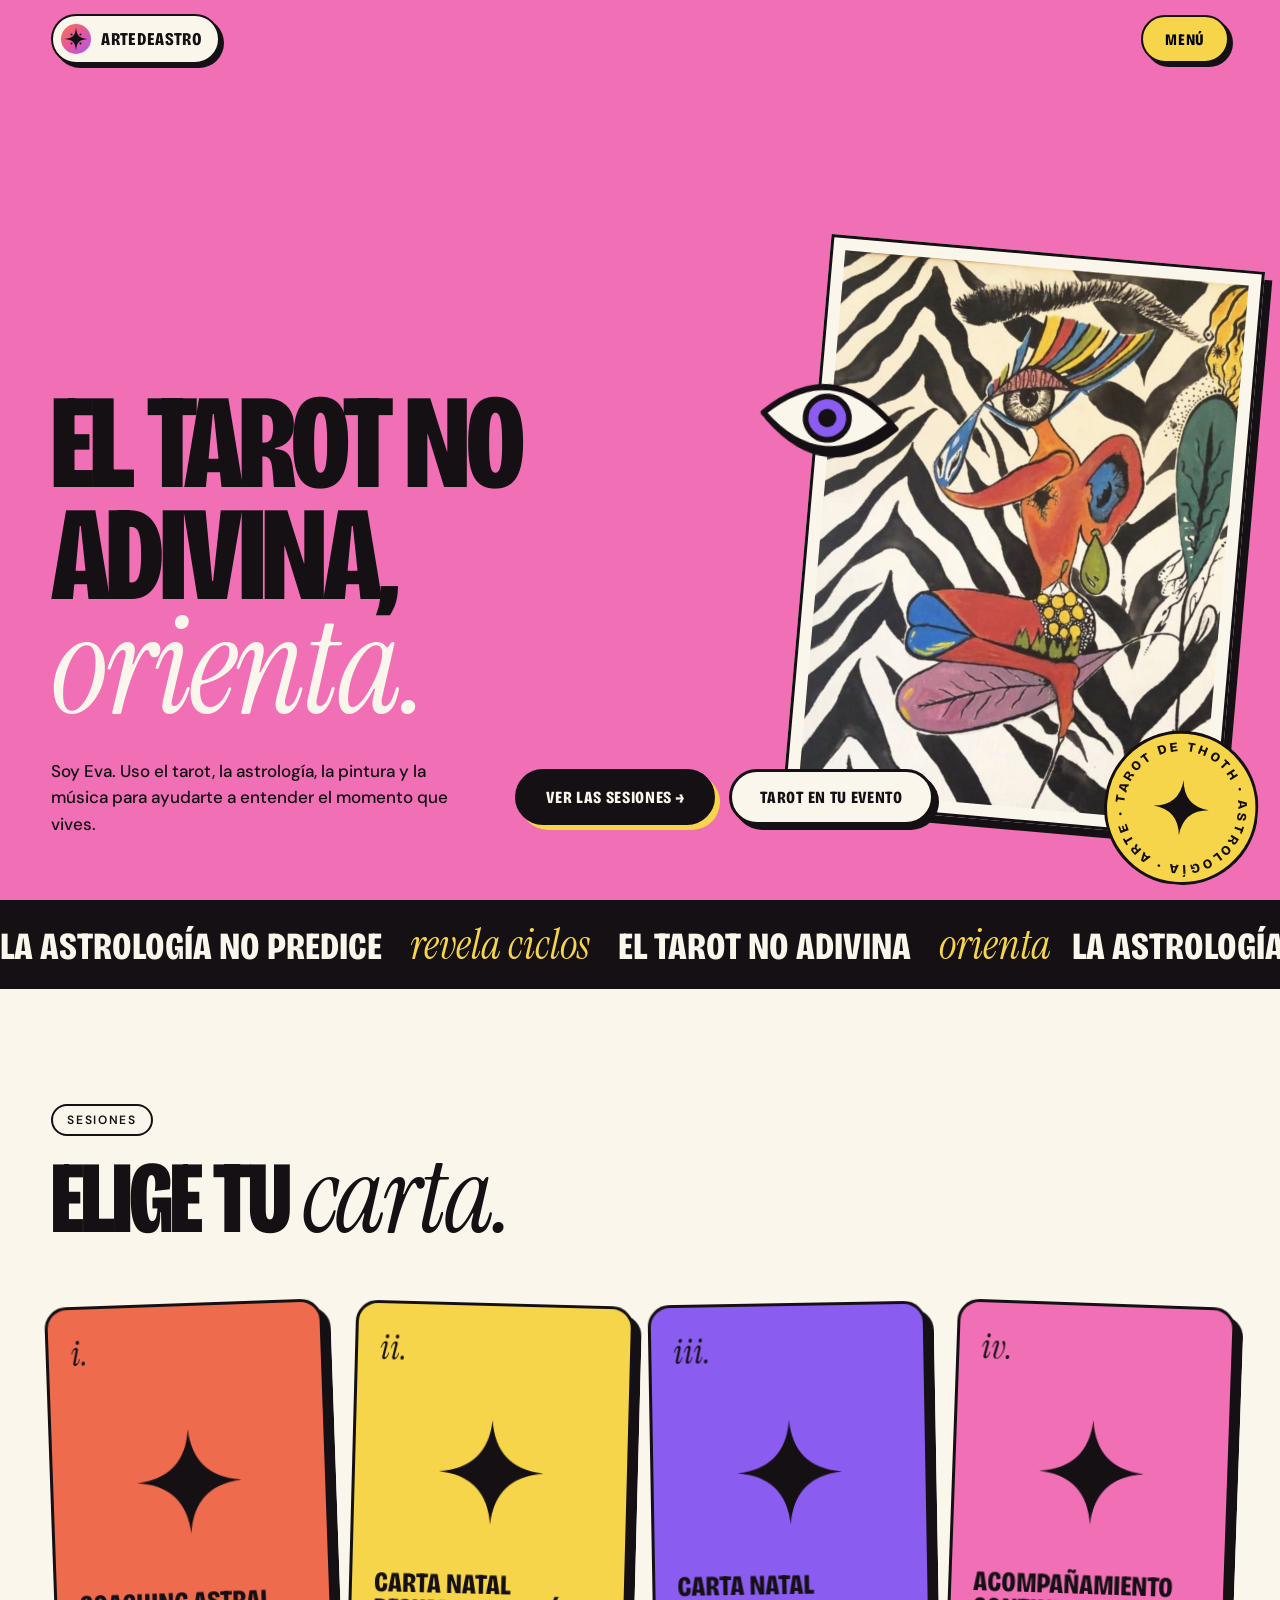
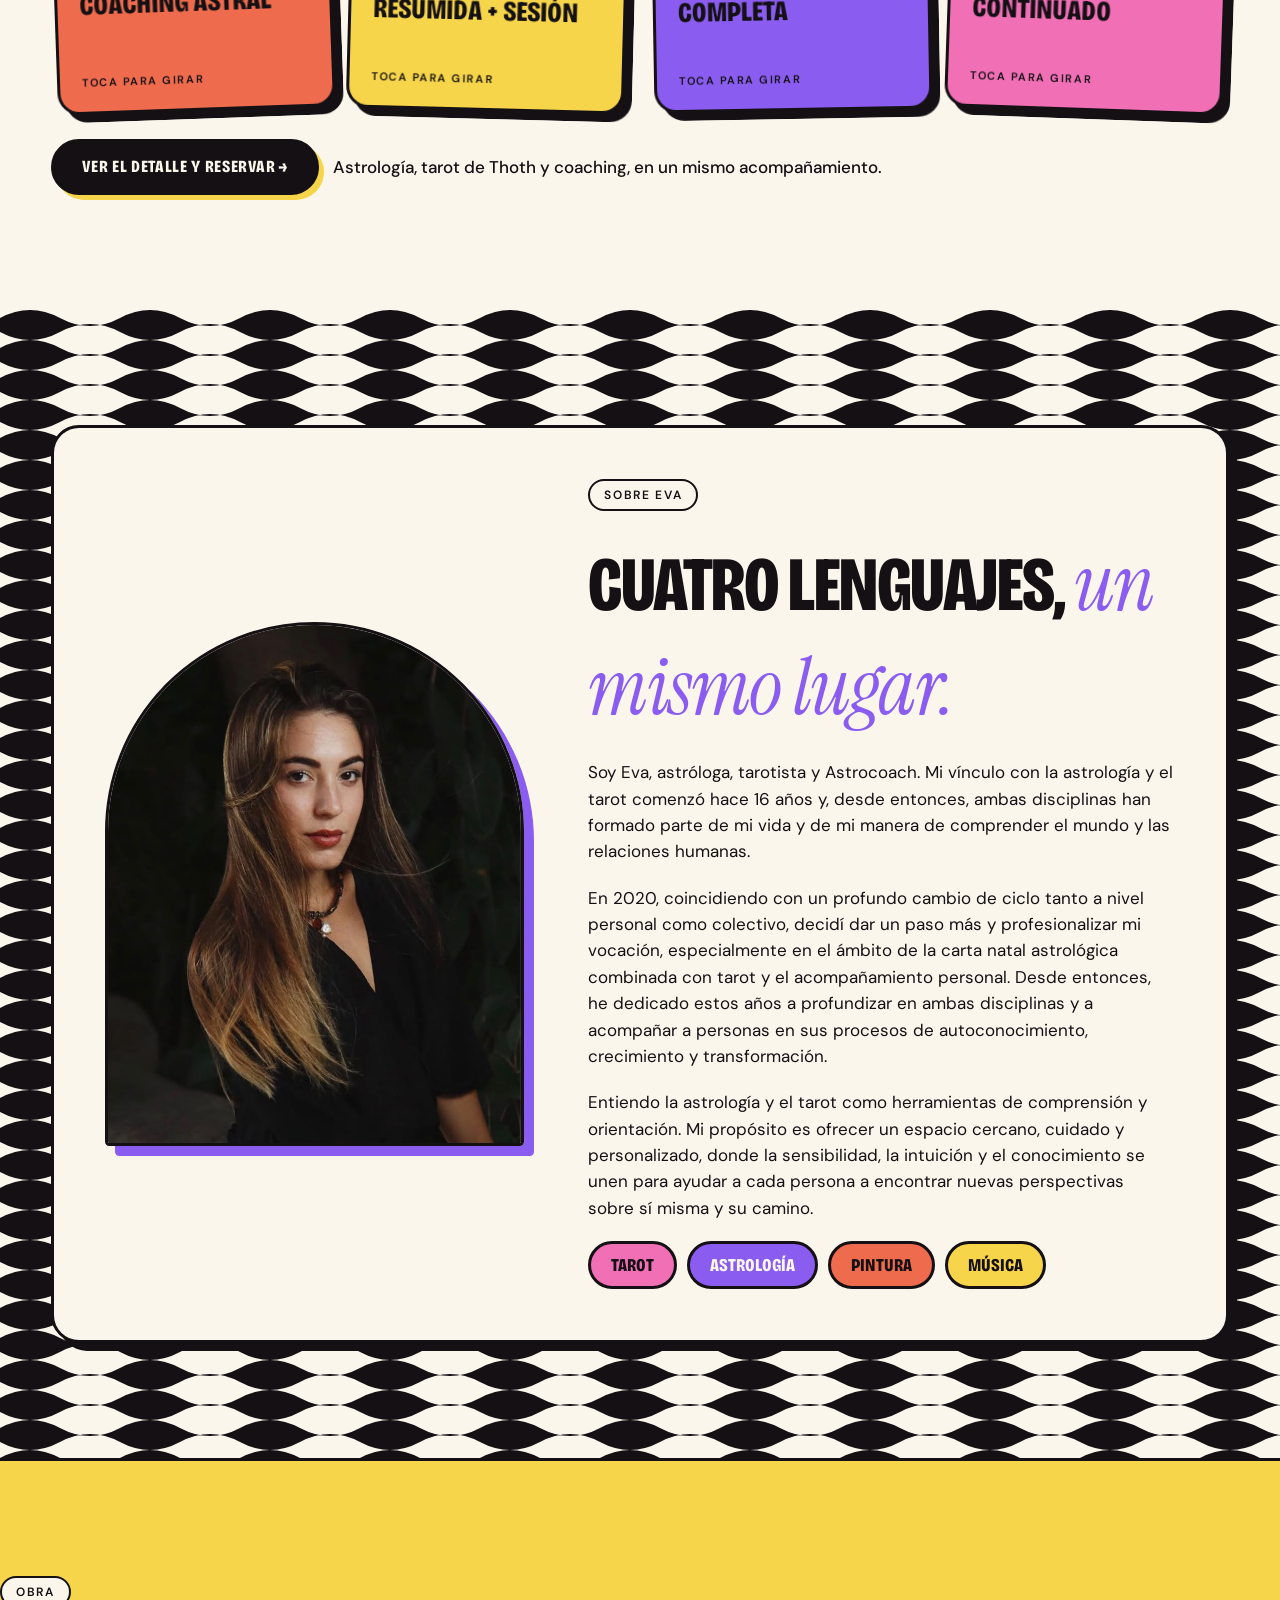
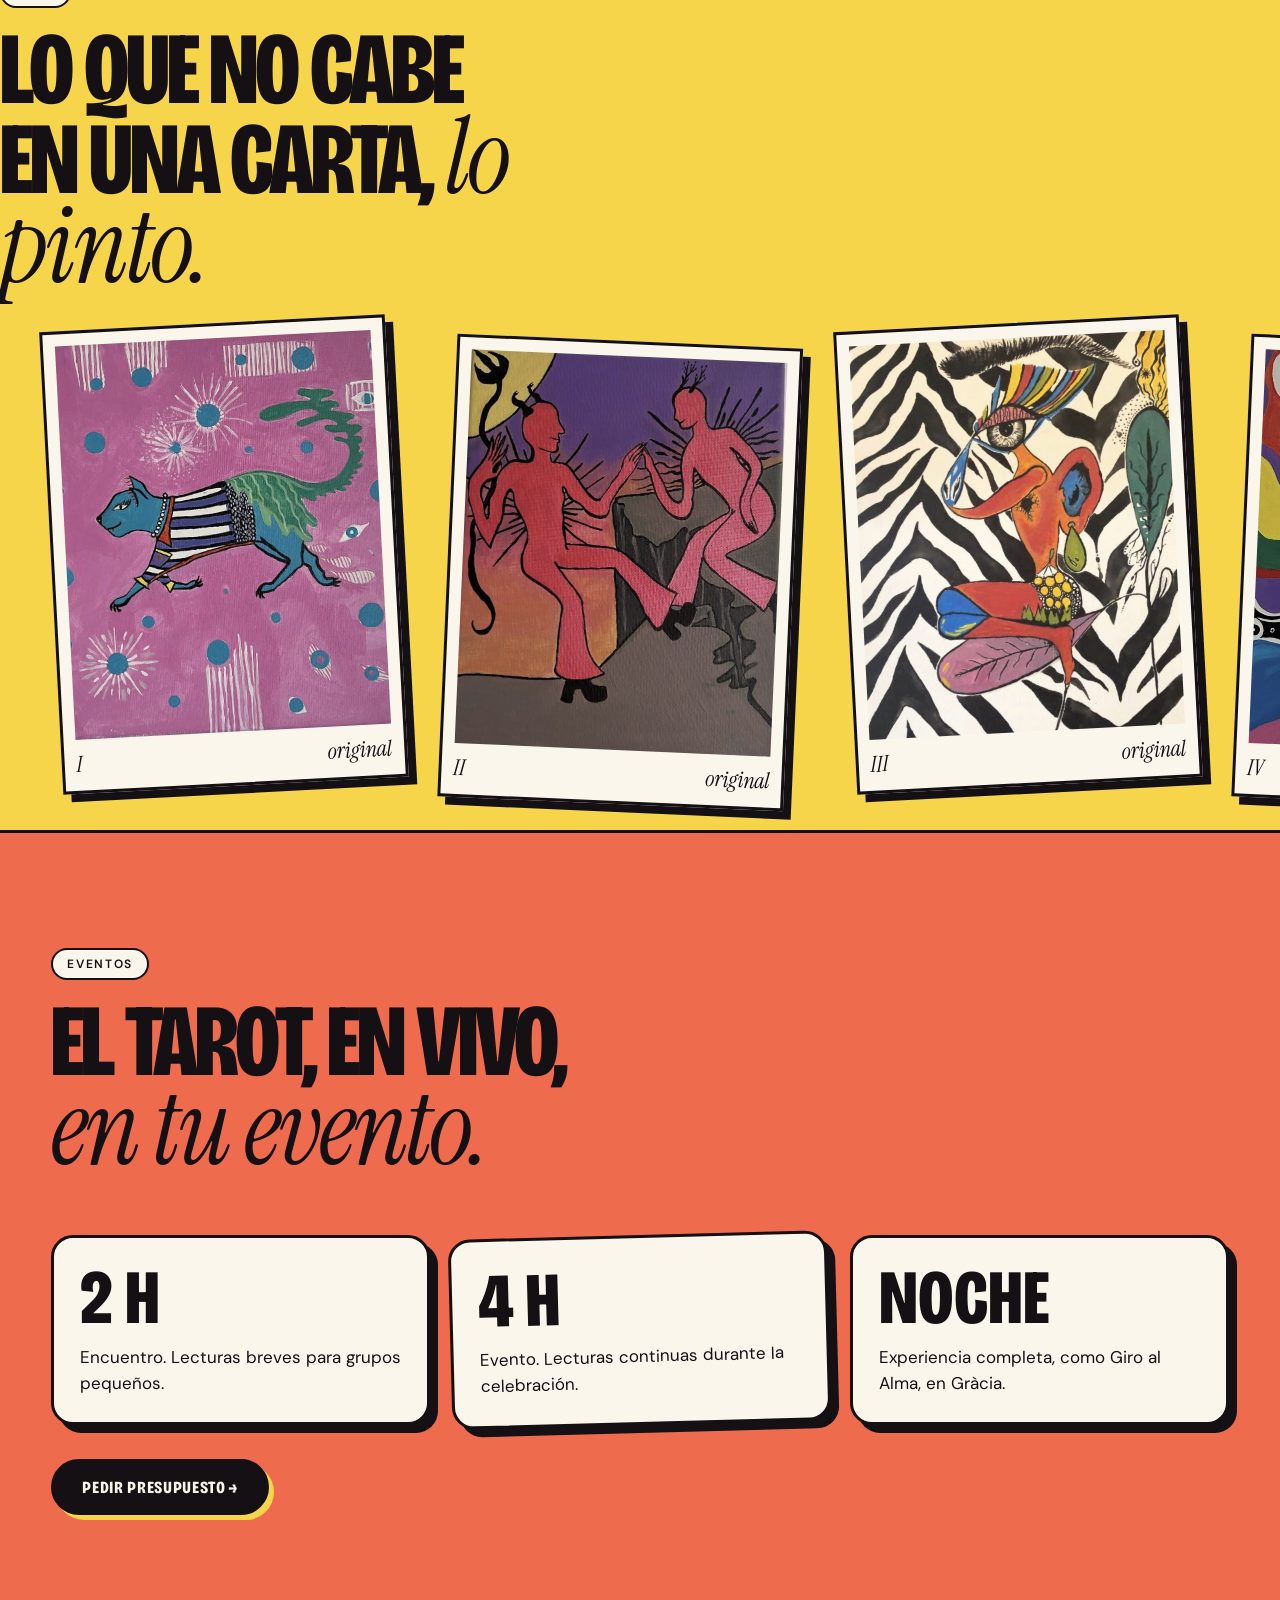
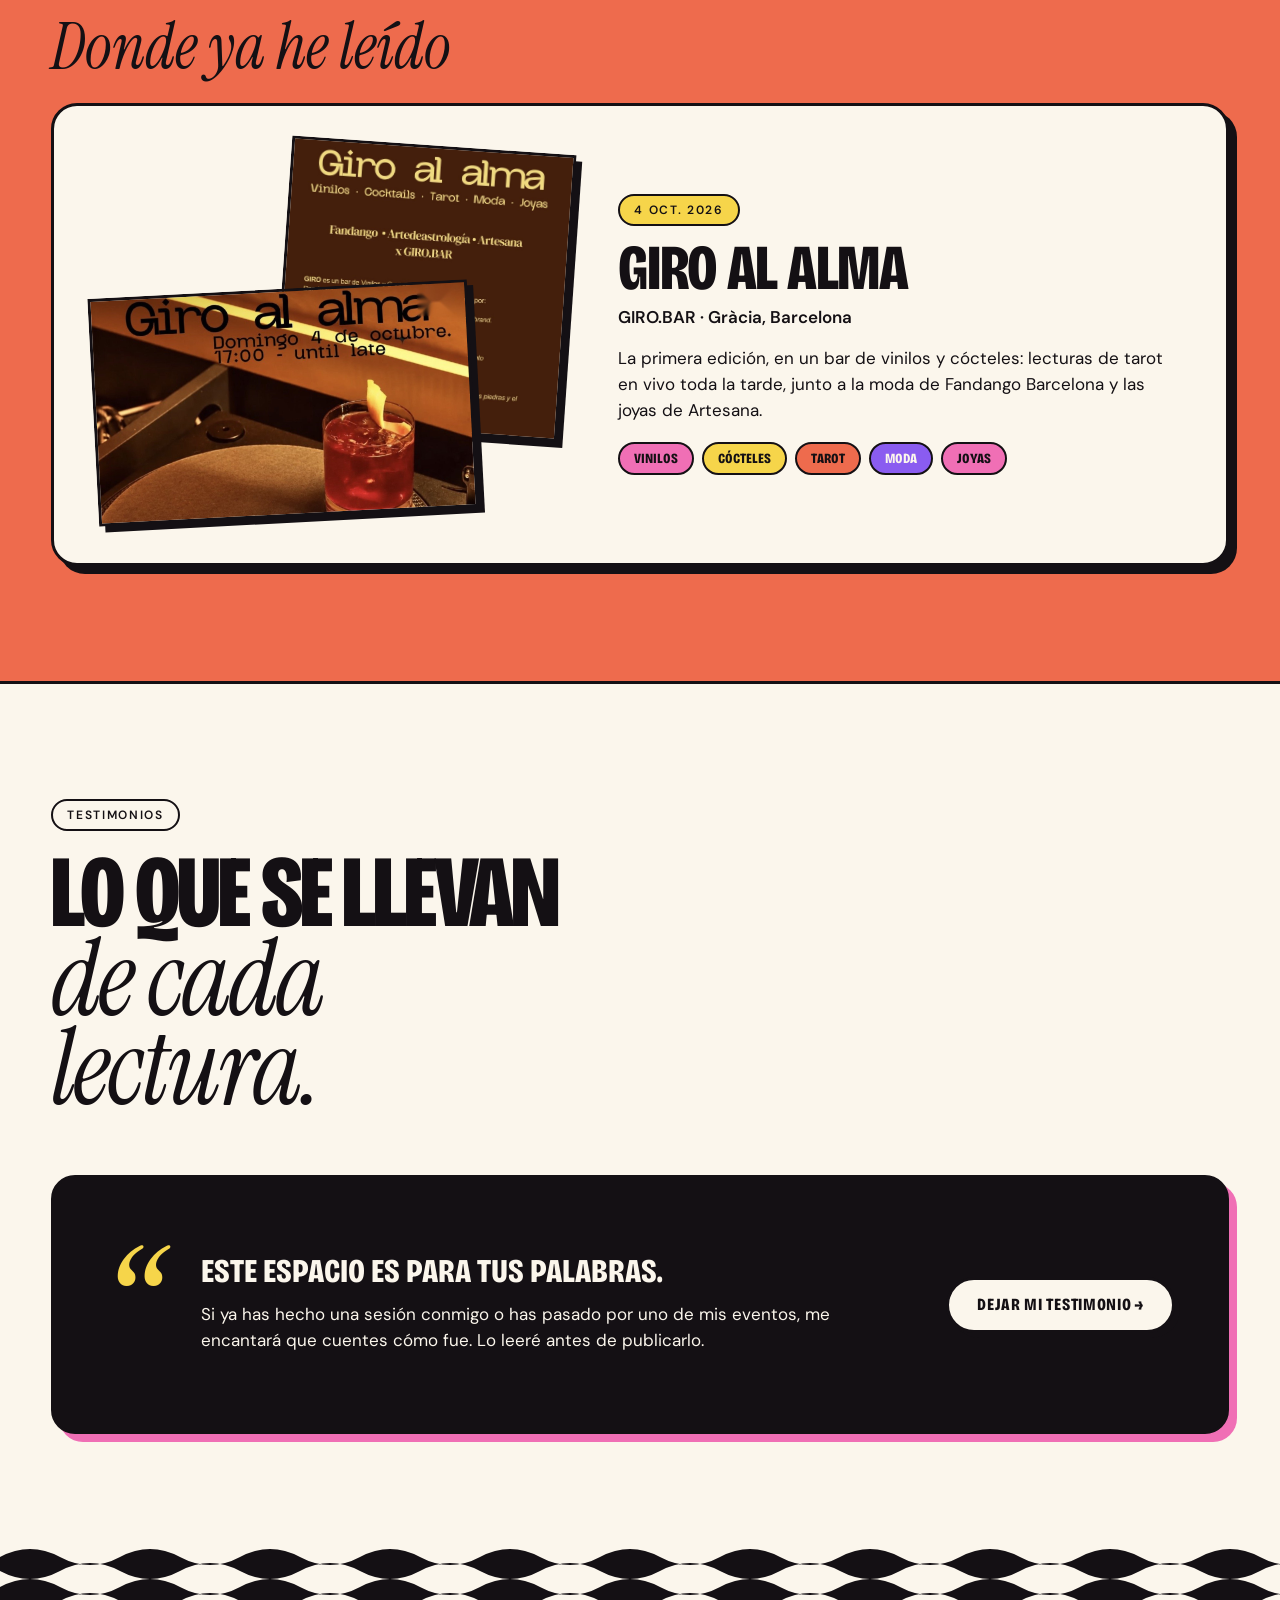
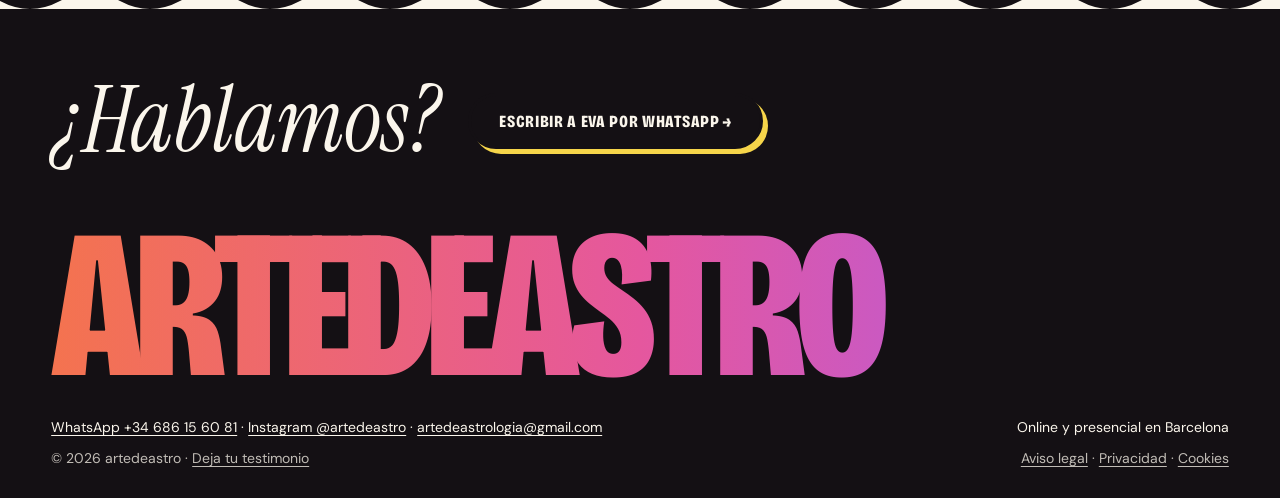
<file: index.html>
<!doctype html>
<html lang="es">
<head>
<meta charset="utf-8">
<meta name="viewport" content="width=device-width,initial-scale=1,viewport-fit=cover">
<meta name="theme-color" content="#F06FB5">
<title>artedeastro · Tarot de Thoth, astrología y arte en Barcelona</title>
<meta name="description" content="Soy Eva. Carta natal, coaching astral y tarot de Thoth, online y en Barcelona. Tarot en vivo para eventos. El tarot no adivina, orienta.">
<link rel="canonical" href="https://artedeastro.com/">
<meta property="og:type" content="website">
<meta property="og:url" content="https://artedeastro.com/">
<meta property="og:title" content="artedeastro · Tarot de Thoth, astrología y arte">
<meta property="og:description" content="El tarot no adivina, orienta. La astrología no predice, revela ciclos.">
<meta property="og:image" content="https://artedeastro.com/img/obra-1.jpg">
<meta property="og:locale" content="es_ES">
<link rel="icon" href="favicon.svg" type="image/svg+xml">
<link rel="preconnect" href="https://fonts.googleapis.com"><link rel="preconnect" href="https://fonts.gstatic.com" crossorigin>
<link rel="stylesheet" href="https://fonts.googleapis.com/css2?family=Bricolage+Grotesque:opsz,wdth,wght@12..96,75..100,400..800&family=Instrument+Serif:ital@0;1&family=DM+Sans:opsz,wght@9..40,400;9..40,500;9..40,600&display=swap">
<link rel="stylesheet" href="estilos.css">
</head>
<body>
<svg width="0" height="0" style="position:absolute" aria-hidden="true"><defs><linearGradient id="lg" x1="0" y1="0" x2="1" y2="1"><stop offset="0" stop-color="#F4734F"/><stop offset=".5" stop-color="#E5579E"/><stop offset="1" stop-color="#A65CF2"/></linearGradient></defs><symbol id="logo" viewBox="0 0 100 100"><circle cx="50" cy="50" r="50" fill="url(#lg)"/><path d="M50 12 C53 40 60 47 88 50 C60 53 53 60 50 88 C47 60 40 53 12 50 C40 47 47 40 50 12Z" fill="#141014"/><circle cx="35" cy="35" r="3.4" fill="#141014"/><circle cx="65" cy="35" r="3.4" fill="#141014"/><circle cx="35" cy="65" r="3.4" fill="#141014"/><circle cx="65" cy="65" r="3.4" fill="#141014"/></symbol><symbol id="star" viewBox="0 0 200 200"><path d="M100 0 Q108 92 200 100 Q108 108 100 200 Q92 108 0 100 Q92 92 100 0Z"/></symbol></svg>

<header class="top">
  <a class="brand" href="./"><svg aria-hidden="true"><use href="#logo"/></svg>artedeastro</a>
  <button class="menu-btn" data-menu aria-expanded="false">Menú</button>
</header>
<nav class="menu" aria-label="Principal">
  <a href="sesiones.html">Sesiones</a><a href="#eva">Eva</a><a href="#obra">Obra</a><a href="#eventos">Eventos</a><a href="#testimonios">Testimonios</a><a href="#contacto">Contacto</a>
</nav>

<main>
<section class="hero">
  <div class="wrap hero__in">
    <figure class="hero__art out"><img src="img/obra-1.jpg" alt="Cuadro de Eva: figura de colores vivos con un gran ojo y una lágrima azul sobre rayas de cebra" width="1058" height="1390">
    <svg class="eye" viewBox="0 0 120 80" aria-hidden="true"><path d="M4 40 Q60 -14 116 40 Q60 94 4 40Z" fill="#FBF6EC" stroke="#141014" stroke-width="5" stroke-linejoin="round"/><g id="pupil"><circle cx="60" cy="40" r="19" fill="#8A5CF0" stroke="#141014" stroke-width="5"/><circle cx="60" cy="40" r="8" fill="#141014"/></g></svg>
    <svg class="badge" viewBox="0 0 200 200" aria-hidden="true"><defs><path id="ring" d="M100 100 m-74 0 a74 74 0 1 1 148 0 a74 74 0 1 1 -148 0"/></defs><circle cx="100" cy="100" r="98" fill="#F6D54A" stroke="#141014" stroke-width="4"/><text font-family="'Bricolage Grotesque',sans-serif" font-weight="800" font-size="17" fill="#141014"><textPath href="#ring" textLength="452" lengthAdjust="spacing">TAROT DE THOTH · ASTROLOGÍA · ARTE ·</textPath></text><use href="#star" x="64" y="64" width="72" height="72" fill="#141014"/></svg></figure>
    <h1 class="big" data-reveal>El tarot no adivina, <em>orienta.</em></h1>
    <div class="hero__foot" data-reveal data-delay="150">
      <p>Soy Eva. Uso el tarot, la astrología, la pintura y la música para ayudarte a entender el momento que vives.</p>
      <a class="btn" href="sesiones.html">Ver las sesiones →</a>
      <a class="btn btn--alt" href="#eventos">Tarot en tu evento</a>
    </div>
  </div>
</section>

<div class="tape" aria-hidden="true"><div>
  <span>La astrología no predice <i>revela ciclos</i> El tarot no adivina <i>orienta</i> </span>
  <span>La astrología no predice <i>revela ciclos</i> El tarot no adivina <i>orienta</i> </span>
</div></div>

<section class="sec" id="sesiones">
  <div class="wrap">
    <div class="sec__head" data-reveal><span class="tag">Sesiones</span><h2>Elige tu <em>carta.</em></h2></div>
    <div class="deck" data-reveal>
      <div class="card" style="--c:var(--coral)" role="button" tabindex="0" aria-pressed="false"><span class="card__f"><b>i.</b><svg viewBox="0 0 200 200" aria-hidden="true"><use href="#star" fill="#141014"/></svg><strong>Coaching astral</strong><small>Toca para girar</small></span><span class="card__b"><strong>Coaching astral</strong><ul><li>Presencial u online, hasta 1 hora</li><li>Guía de tu carta natal en PDF</li><li>Tiradas de tarot según tus preguntas</li><li>Puedes grabar la sesión</li></ul><a class="card__cta" data-wa="Hola Eva, quiero reservar una sesión.&#10;Lectura: Coaching astral" href="https://wa.me/34686156081" target="_blank" rel="noopener" tabindex="-1">Consultar y reservar →</a></span></div>
      <div class="card" style="--c:var(--sol)" role="button" tabindex="0" aria-pressed="false"><span class="card__f"><b>ii.</b><svg viewBox="0 0 200 200" aria-hidden="true"><use href="#star" fill="#141014"/></svg><strong>Carta natal resumida + sesión</strong><small>Toca para girar</small></span><span class="card__b"><strong>Carta natal resumida + sesión</strong><ul><li>Informe personalizado</li><li>Sesión de hasta 2 horas</li><li>Tirada astrológica de tarot</li><li>Espacio para tus preguntas</li></ul><a class="card__cta" data-wa="Hola Eva, quiero reservar una sesión.&#10;Lectura: Carta natal resumida + sesión" href="https://wa.me/34686156081" target="_blank" rel="noopener" tabindex="-1">Consultar y reservar →</a></span></div>
      <div class="card" style="--c:var(--violeta)" role="button" tabindex="0" aria-pressed="false"><span class="card__f"><b>iii.</b><svg viewBox="0 0 200 200" aria-hidden="true"><use href="#star" fill="#141014"/></svg><strong>Carta natal completa</strong><small>Toca para girar</small></span><span class="card__b"><strong>Carta natal completa</strong><ul><li>Informe personalizado</li><li>Incluye tu revolución solar</li><li>Videollamada y lectura de tarot</li></ul><a class="card__cta" data-wa="Hola Eva, quiero reservar una sesión.&#10;Lectura: Carta natal completa" href="https://wa.me/34686156081" target="_blank" rel="noopener" tabindex="-1">Consultar y reservar →</a></span></div>
      <div class="card" style="--c:var(--rosa)" role="button" tabindex="0" aria-pressed="false"><span class="card__f"><b>iv.</b><svg viewBox="0 0 200 200" aria-hidden="true"><use href="#star" fill="#141014"/></svg><strong>Acompañamiento continuado</strong><small>Toca para girar</small></span><span class="card__b"><strong>Acompañamiento continuado</strong><ul><li>Semanal o mensual</li><li>Seguimiento sesión a sesión</li><li>Consultas puntuales entre sesiones</li></ul><a class="card__cta" data-wa="Hola Eva, quiero información sobre el acompañamiento continuado." href="https://wa.me/34686156081" target="_blank" rel="noopener" tabindex="-1">Pedir información →</a></span></div>
    </div>
    <p class="deck__note" data-reveal><a class="btn" href="sesiones.html">Ver el detalle y reservar →</a><span>Astrología, tarot de Thoth y coaching, en un mismo acompañamiento.</span></p>
  </div>
</section>

<section class="sec eva" id="eva">
  <div class="wrap">
    <div class="eva__box out" data-reveal>
      <div class="eva__img out"><img src="img/eva-perfil.jpg" alt="Retrato de Eva: pelo largo castaño con reflejos dorados, collar con una piedra roja y blusa negra, sobre un fondo oscuro de vegetación" width="819" height="1163" loading="lazy"></div>
      <div class="eva__txt">
        <span class="tag">Sobre Eva</span>
        <h2>Cuatro lenguajes, <em>un mismo lugar.</em></h2>
        <p>Soy Eva, astróloga, tarotista y Astrocoach. Mi vínculo con la astrología y el tarot comenzó hace 16 años y, desde entonces, ambas disciplinas han formado parte de mi vida y de mi manera de comprender el mundo y las relaciones humanas.</p>
        <p>En 2020, coincidiendo con un profundo cambio de ciclo tanto a nivel personal como colectivo, decidí dar un paso más y profesionalizar mi vocación, especialmente en el ámbito de la carta natal astrológica combinada con tarot y el acompañamiento personal. Desde entonces, he dedicado estos años a profundizar en ambas disciplinas y a acompañar a personas en sus procesos de autoconocimiento, crecimiento y transformación.</p>
        <p>Entiendo la astrología y el tarot como herramientas de comprensión y orientación. Mi propósito es ofrecer un espacio cercano, cuidado y personalizado, donde la sensibilidad, la intuición y el conocimiento se unen para ayudar a cada persona a encontrar nuevas perspectivas sobre sí misma y su camino.</p>
        <ul class="pills"><li style="background:var(--rosa)">Tarot</li><li style="background:var(--violeta);color:var(--papel)">Astrología</li><li style="background:var(--coral)">Pintura</li><li style="background:var(--sol)">Música</li></ul>
      </div>
    </div>
  </div>
</section>

<section class="wall" id="obra">
  <div class="wrap sec" style="padding-bottom:0"><div class="sec__head" data-reveal style="margin-bottom:0"><span class="tag">Obra</span><h2>Lo que no cabe en una carta, <em>lo pinto.</em></h2></div></div>
  <div class="wall__row" tabindex="0" aria-label="Cuadros de Eva; desliza para ver más">
    <figure class="piece out"><img src="img/obra-2.jpg" alt="Gato azul con jersey de rayas sobre fondo rosa con lunares" loading="lazy"><figcaption><span>I</span><span>original</span></figcaption></figure>
    <figure class="piece out"><img src="img/obra-3.jpg" alt="Dos figuras rosas bailando de la mano bajo un cielo violeta" loading="lazy"><figcaption><span>II</span><span>original</span></figcaption></figure>
    <figure class="piece out"><img src="img/obra-1.jpg" alt="Figura con un gran ojo y una lágrima azul sobre rayas de cebra" loading="lazy"><figcaption><span>III</span><span>original</span></figcaption></figure>
    <figure class="piece out"><img src="img/obra-4.jpg" alt="Abstracción de bandas onduladas de colores alrededor de un río rosa" loading="lazy"><figcaption><span>IV</span><span>original</span></figcaption></figure>
  </div>
</section>

<section class="sec ev" id="eventos">
  <div class="wrap">
    <div class="sec__head" data-reveal><span class="tag">Eventos</span><h2>El tarot, en vivo, <em>en tu evento.</em></h2></div>
    <div class="formats" data-reveal>
      <div class="out"><strong>2 h</strong><span>Encuentro. Lecturas breves para grupos pequeños.</span></div>
      <div class="out"><strong>4 h</strong><span>Evento. Lecturas continuas durante la celebración.</span></div>
      <div class="out"><strong>Noche</strong><span>Experiencia completa, como Giro al Alma, en Gràcia.</span></div>
    </div>
    <a class="btn" data-wa="Hola Eva, quiero pedir presupuesto para un evento." href="https://wa.me/34686156081" target="_blank" rel="noopener">Pedir presupuesto →</a>
    <div class="past" id="eventos-pasados">
      <h3 class="past__t" data-reveal>Donde ya he leído</h3>
      <div class="past__list"></div>
    </div>
  </div>
</section>

<section class="sec testis" id="testimonios">
  <div class="wrap">
    <div class="sec__head" data-reveal><span class="tag">Testimonios</span><h2>Lo que se llevan <em>de cada lectura.</em></h2></div>
    <div class="testis__grid" id="testimonios-lista"></div>
  </div>
</section>
</main>

<footer class="foot" id="contacto">
  <div class="foot__zebra" aria-hidden="true"></div>
  <div class="wrap">
    <div class="foot__cta">
      <p>¿Hablamos?</p>
      <a class="btn" data-wa="Hola Eva, quiero reservar una sesión." href="https://wa.me/34686156081" target="_blank" rel="noopener">Escribir a Eva por WhatsApp →</a>
    </div>
    <p class="foot__word" aria-hidden="true">artedeastro</p>
    <div class="foot__row"><span><a href="https://wa.me/34686156081" target="_blank" rel="noopener">WhatsApp +34 686 15 60 81</a> · <a href="https://www.instagram.com/artedeastro/" target="_blank" rel="noopener">Instagram @artedeastro</a> · <a href="mailto:artedeastrologia@gmail.com">artedeastrologia@gmail.com</a></span><span>Online y presencial en Barcelona</span></div>
    <div class="foot__row"><span>© 2026 artedeastro · <a href="testimonio.html">Deja tu testimonio</a></span><span><a href="aviso-legal.html">Aviso legal</a> · <a href="privacidad.html">Privacidad</a> · <a href="cookies.html">Cookies</a></span></div>
  </div>
</footer>
<script src="datos.js"></script><script src="site.js"></script>
</body>
</html>
</file>
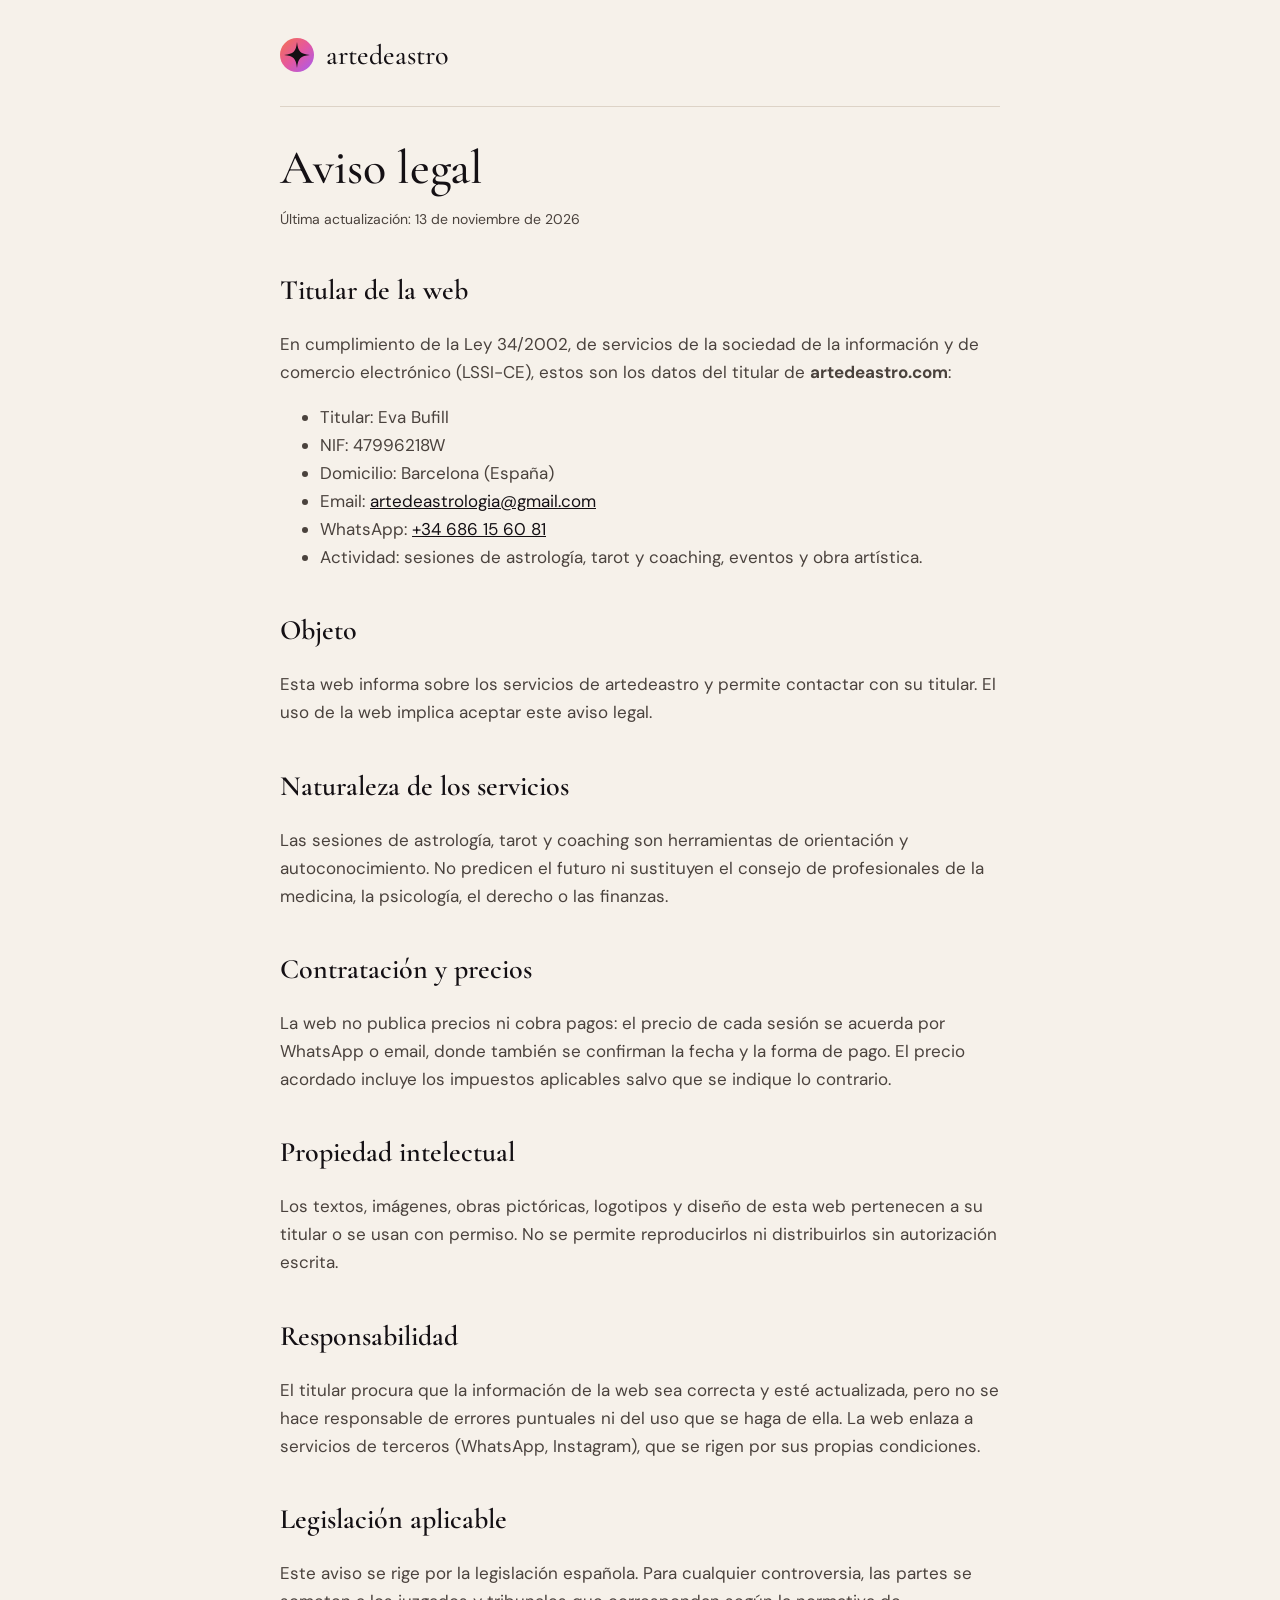
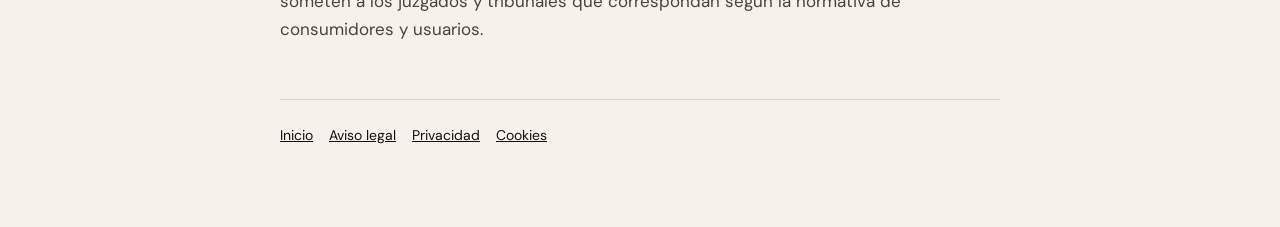
<file: aviso-legal.html>
<!doctype html>
<html lang="es">
<head>
<meta charset="utf-8">
<meta name="viewport" content="width=device-width,initial-scale=1">
<title>Aviso legal · artedeastro</title>
<link rel="icon" href="favicon.svg" type="image/svg+xml">
<link rel="canonical" href="https://artedeastro.com/aviso-legal.html">
<link rel="stylesheet" href="https://fonts.googleapis.com/css2?family=Cormorant+Garamond:wght@500;600&family=DM+Sans:wght@400;500&display=swap">
<link rel="stylesheet" href="legal.css">
</head>
<body>
<div class="wrap">
<header><a href="./"><svg viewBox="0 0 100 100" aria-hidden="true"><defs><linearGradient id="g" x1="0" y1="0" x2="1" y2="1"><stop offset="0" stop-color="#F4734F"/><stop offset=".5" stop-color="#E5579E"/><stop offset="1" stop-color="#A65CF2"/></linearGradient></defs><circle cx="50" cy="50" r="50" fill="url(#g)"/><path d="M50 12 C53 40 60 47 88 50 C60 53 53 60 50 88 C47 60 40 53 12 50 C40 47 47 40 50 12Z" fill="#141014"/></svg>artedeastro</a></header>
<main>
<h1>Aviso legal</h1>
<p class="small">Última actualización: 13 de noviembre de 2026</p>

<h2>Titular de la web</h2>
<p>En cumplimiento de la Ley 34/2002, de servicios de la sociedad de la información y de comercio electrónico (LSSI-CE), estos son los datos del titular de <strong>artedeastro.com</strong>:</p>
<ul>
<li>Titular: Eva Bufill</li>
<li>NIF: 47996218W</li>
<li>Domicilio: Barcelona (España)</li>
<li>Email: <a href="mailto:artedeastrologia@gmail.com">artedeastrologia@gmail.com</a></li>
<li>WhatsApp: <a href="https://wa.me/34686156081">+34 686 15 60 81</a></li>
<li>Actividad: sesiones de astrología, tarot y coaching, eventos y obra artística.</li>
</ul>

<h2>Objeto</h2>
<p>Esta web informa sobre los servicios de artedeastro y permite contactar con su titular. El uso de la web implica aceptar este aviso legal.</p>

<h2>Naturaleza de los servicios</h2>
<p>Las sesiones de astrología, tarot y coaching son herramientas de orientación y autoconocimiento. No predicen el futuro ni sustituyen el consejo de profesionales de la medicina, la psicología, el derecho o las finanzas.</p>

<h2>Contratación y precios</h2>
<p>La web no publica precios ni cobra pagos: el precio de cada sesión se acuerda por WhatsApp o email, donde también se confirman la fecha y la forma de pago. El precio acordado incluye los impuestos aplicables salvo que se indique lo contrario.</p>

<h2>Propiedad intelectual</h2>
<p>Los textos, imágenes, obras pictóricas, logotipos y diseño de esta web pertenecen a su titular o se usan con permiso. No se permite reproducirlos ni distribuirlos sin autorización escrita.</p>

<h2>Responsabilidad</h2>
<p>El titular procura que la información de la web sea correcta y esté actualizada, pero no se hace responsable de errores puntuales ni del uso que se haga de ella. La web enlaza a servicios de terceros (WhatsApp, Instagram), que se rigen por sus propias condiciones.</p>

<h2>Legislación aplicable</h2>
<p>Este aviso se rige por la legislación española. Para cualquier controversia, las partes se someten a los juzgados y tribunales que correspondan según la normativa de consumidores y usuarios.</p>
</main>
<footer><a href="./">Inicio</a><a href="aviso-legal.html">Aviso legal</a><a href="privacidad.html">Privacidad</a><a href="cookies.html">Cookies</a></footer>
</div>
</body>
</html>
</file>
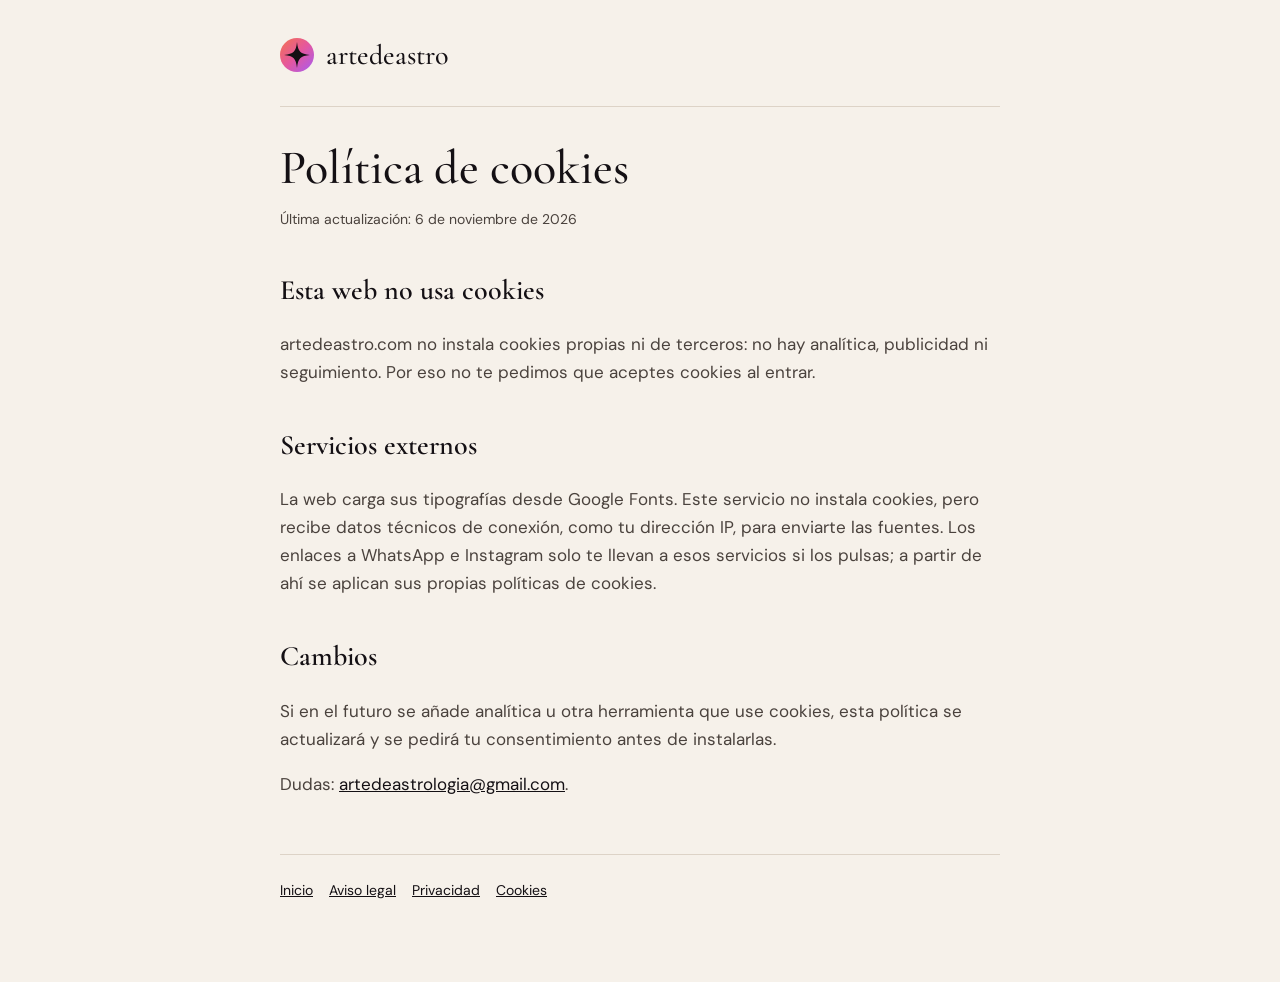
<file: cookies.html>
<!doctype html>
<html lang="es">
<head>
<meta charset="utf-8">
<meta name="viewport" content="width=device-width,initial-scale=1">
<title>Política de cookies · artedeastro</title>
<link rel="icon" href="favicon.svg" type="image/svg+xml">
<link rel="canonical" href="https://artedeastro.com/cookies.html">
<link rel="stylesheet" href="https://fonts.googleapis.com/css2?family=Cormorant+Garamond:wght@500;600&family=DM+Sans:wght@400;500&display=swap">
<link rel="stylesheet" href="legal.css">
</head>
<body>
<div class="wrap">
<header><a href="./"><svg viewBox="0 0 100 100" aria-hidden="true"><defs><linearGradient id="g" x1="0" y1="0" x2="1" y2="1"><stop offset="0" stop-color="#F4734F"/><stop offset=".5" stop-color="#E5579E"/><stop offset="1" stop-color="#A65CF2"/></linearGradient></defs><circle cx="50" cy="50" r="50" fill="url(#g)"/><path d="M50 12 C53 40 60 47 88 50 C60 53 53 60 50 88 C47 60 40 53 12 50 C40 47 47 40 50 12Z" fill="#141014"/></svg>artedeastro</a></header>
<main>
<h1>Política de cookies</h1>
<p class="small">Última actualización: 6 de noviembre de 2026</p>

<h2>Esta web no usa cookies</h2>
<p>artedeastro.com no instala cookies propias ni de terceros: no hay analítica, publicidad ni seguimiento. Por eso no te pedimos que aceptes cookies al entrar.</p>

<h2>Servicios externos</h2>
<p>La web carga sus tipografías desde Google Fonts. Este servicio no instala cookies, pero recibe datos técnicos de conexión, como tu dirección IP, para enviarte las fuentes. Los enlaces a WhatsApp e Instagram solo te llevan a esos servicios si los pulsas; a partir de ahí se aplican sus propias políticas de cookies.</p>

<h2>Cambios</h2>
<p>Si en el futuro se añade analítica u otra herramienta que use cookies, esta política se actualizará y se pedirá tu consentimiento antes de instalarlas.</p>

<p>Dudas: <a href="mailto:artedeastrologia@gmail.com">artedeastrologia@gmail.com</a>.</p>
</main>
<footer><a href="./">Inicio</a><a href="aviso-legal.html">Aviso legal</a><a href="privacidad.html">Privacidad</a><a href="cookies.html">Cookies</a></footer>
</div>
</body>
</html>
</file>
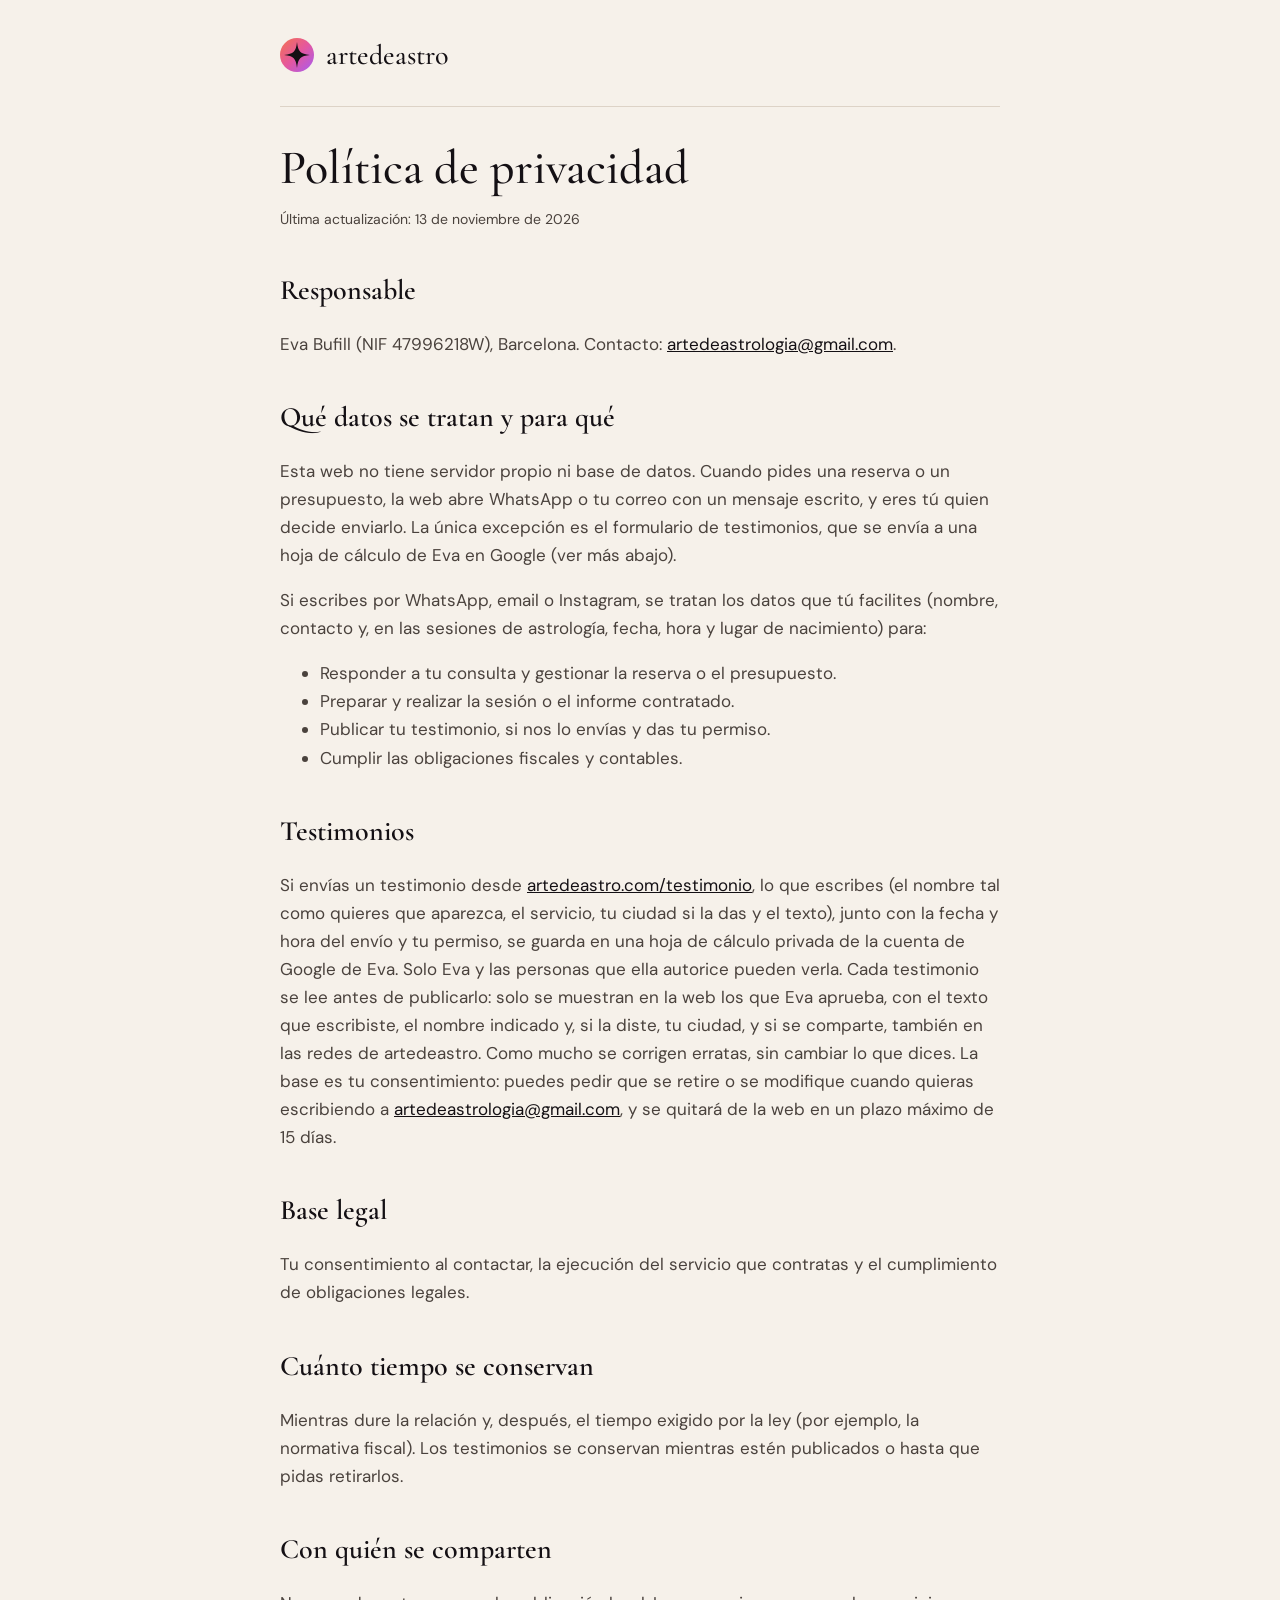
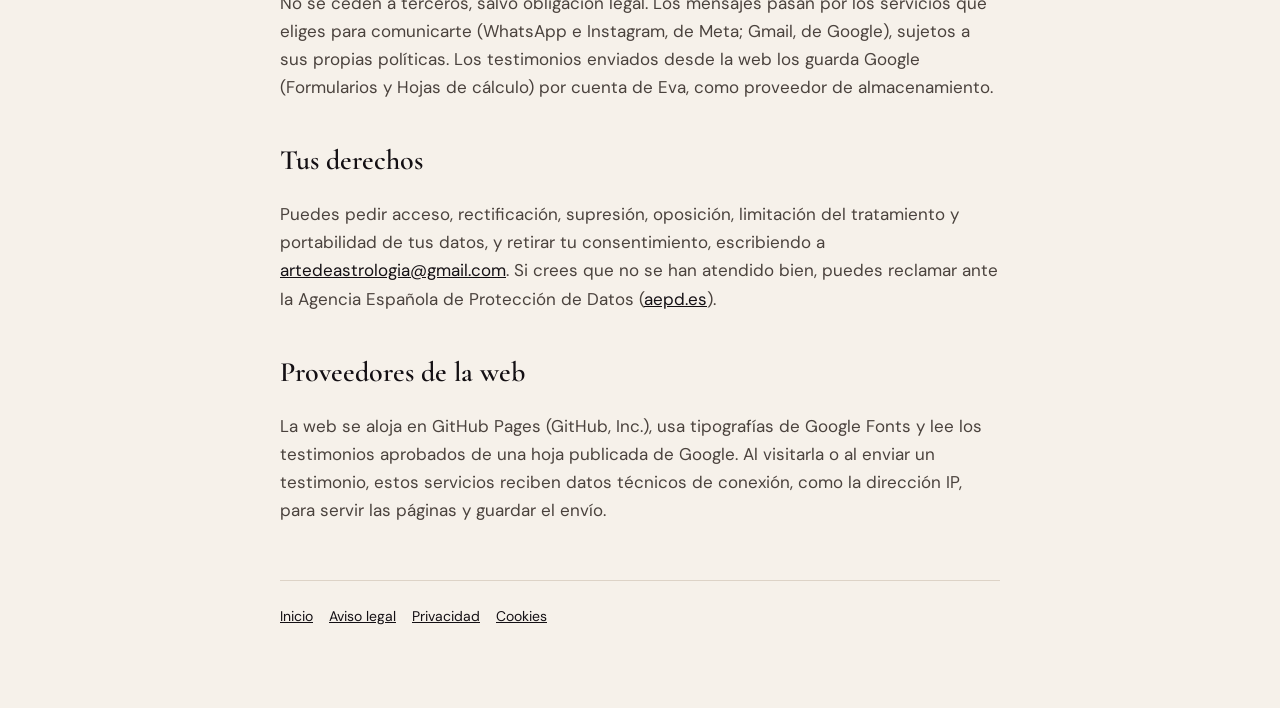
<file: privacidad.html>
<!doctype html>
<html lang="es">
<head>
<meta charset="utf-8">
<meta name="viewport" content="width=device-width,initial-scale=1">
<title>Política de privacidad · artedeastro</title>
<link rel="icon" href="favicon.svg" type="image/svg+xml">
<link rel="canonical" href="https://artedeastro.com/privacidad.html">
<link rel="stylesheet" href="https://fonts.googleapis.com/css2?family=Cormorant+Garamond:wght@500;600&family=DM+Sans:wght@400;500&display=swap">
<link rel="stylesheet" href="legal.css">
</head>
<body>
<div class="wrap">
<header><a href="./"><svg viewBox="0 0 100 100" aria-hidden="true"><defs><linearGradient id="g" x1="0" y1="0" x2="1" y2="1"><stop offset="0" stop-color="#F4734F"/><stop offset=".5" stop-color="#E5579E"/><stop offset="1" stop-color="#A65CF2"/></linearGradient></defs><circle cx="50" cy="50" r="50" fill="url(#g)"/><path d="M50 12 C53 40 60 47 88 50 C60 53 53 60 50 88 C47 60 40 53 12 50 C40 47 47 40 50 12Z" fill="#141014"/></svg>artedeastro</a></header>
<main>
<h1>Política de privacidad</h1>
<p class="small">Última actualización: 13 de noviembre de 2026</p>

<h2>Responsable</h2>
<p>Eva Bufill (NIF 47996218W), Barcelona. Contacto: <a href="mailto:artedeastrologia@gmail.com">artedeastrologia@gmail.com</a>.</p>

<h2>Qué datos se tratan y para qué</h2>
<p>Esta web no tiene servidor propio ni base de datos. Cuando pides una reserva o un presupuesto, la web abre WhatsApp o tu correo con un mensaje escrito, y eres tú quien decide enviarlo. La única excepción es el formulario de testimonios, que se envía a una hoja de cálculo de Eva en Google (ver más abajo).</p>
<p>Si escribes por WhatsApp, email o Instagram, se tratan los datos que tú facilites (nombre, contacto y, en las sesiones de astrología, fecha, hora y lugar de nacimiento) para:</p>
<ul>
<li>Responder a tu consulta y gestionar la reserva o el presupuesto.</li>
<li>Preparar y realizar la sesión o el informe contratado.</li>
<li>Publicar tu testimonio, si nos lo envías y das tu permiso.</li>
<li>Cumplir las obligaciones fiscales y contables.</li>
</ul>

<h2>Testimonios</h2>
<p>Si envías un testimonio desde <a href="testimonio.html">artedeastro.com/testimonio</a>, lo que escribes (el nombre tal como quieres que aparezca, el servicio, tu ciudad si la das y el texto), junto con la fecha y hora del envío y tu permiso, se guarda en una hoja de cálculo privada de la cuenta de Google de Eva. Solo Eva y las personas que ella autorice pueden verla. Cada testimonio se lee antes de publicarlo: solo se muestran en la web los que Eva aprueba, con el texto que escribiste, el nombre indicado y, si la diste, tu ciudad, y si se comparte, también en las redes de artedeastro. Como mucho se corrigen erratas, sin cambiar lo que dices. La base es tu consentimiento: puedes pedir que se retire o se modifique cuando quieras escribiendo a <a href="mailto:artedeastrologia@gmail.com">artedeastrologia@gmail.com</a>, y se quitará de la web en un plazo máximo de 15 días.</p>

<h2>Base legal</h2>
<p>Tu consentimiento al contactar, la ejecución del servicio que contratas y el cumplimiento de obligaciones legales.</p>

<h2>Cuánto tiempo se conservan</h2>
<p>Mientras dure la relación y, después, el tiempo exigido por la ley (por ejemplo, la normativa fiscal). Los testimonios se conservan mientras estén publicados o hasta que pidas retirarlos.</p>

<h2>Con quién se comparten</h2>
<p>No se ceden a terceros, salvo obligación legal. Los mensajes pasan por los servicios que eliges para comunicarte (WhatsApp e Instagram, de Meta; Gmail, de Google), sujetos a sus propias políticas. Los testimonios enviados desde la web los guarda Google (Formularios y Hojas de cálculo) por cuenta de Eva, como proveedor de almacenamiento.</p>

<h2>Tus derechos</h2>
<p>Puedes pedir acceso, rectificación, supresión, oposición, limitación del tratamiento y portabilidad de tus datos, y retirar tu consentimiento, escribiendo a <a href="mailto:artedeastrologia@gmail.com">artedeastrologia@gmail.com</a>. Si crees que no se han atendido bien, puedes reclamar ante la Agencia Española de Protección de Datos (<a href="https://www.aepd.es" rel="noopener">aepd.es</a>).</p>

<h2>Proveedores de la web</h2>
<p>La web se aloja en GitHub Pages (GitHub, Inc.), usa tipografías de Google Fonts y lee los testimonios aprobados de una hoja publicada de Google. Al visitarla o al enviar un testimonio, estos servicios reciben datos técnicos de conexión, como la dirección IP, para servir las páginas y guardar el envío.</p>
</main>
<footer><a href="./">Inicio</a><a href="aviso-legal.html">Aviso legal</a><a href="privacidad.html">Privacidad</a><a href="cookies.html">Cookies</a></footer>
</div>
</body>
</html>
</file>
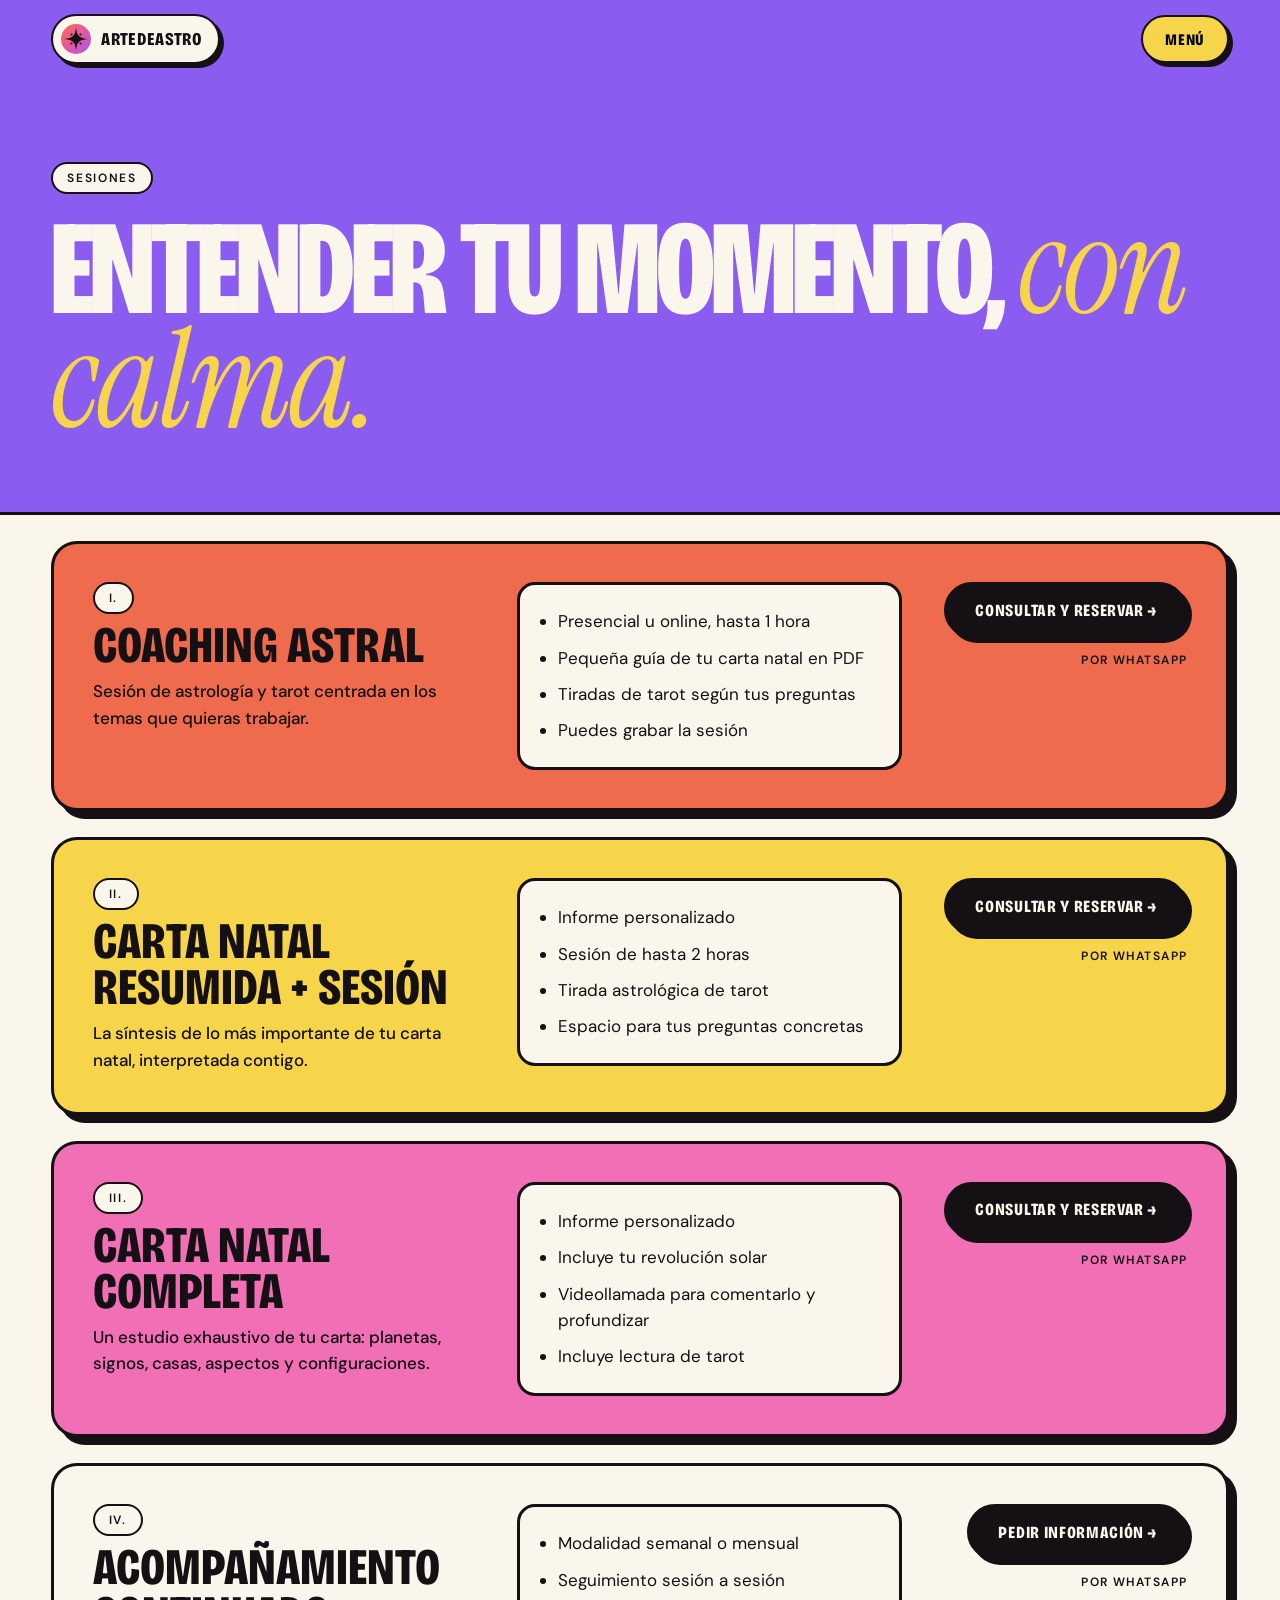
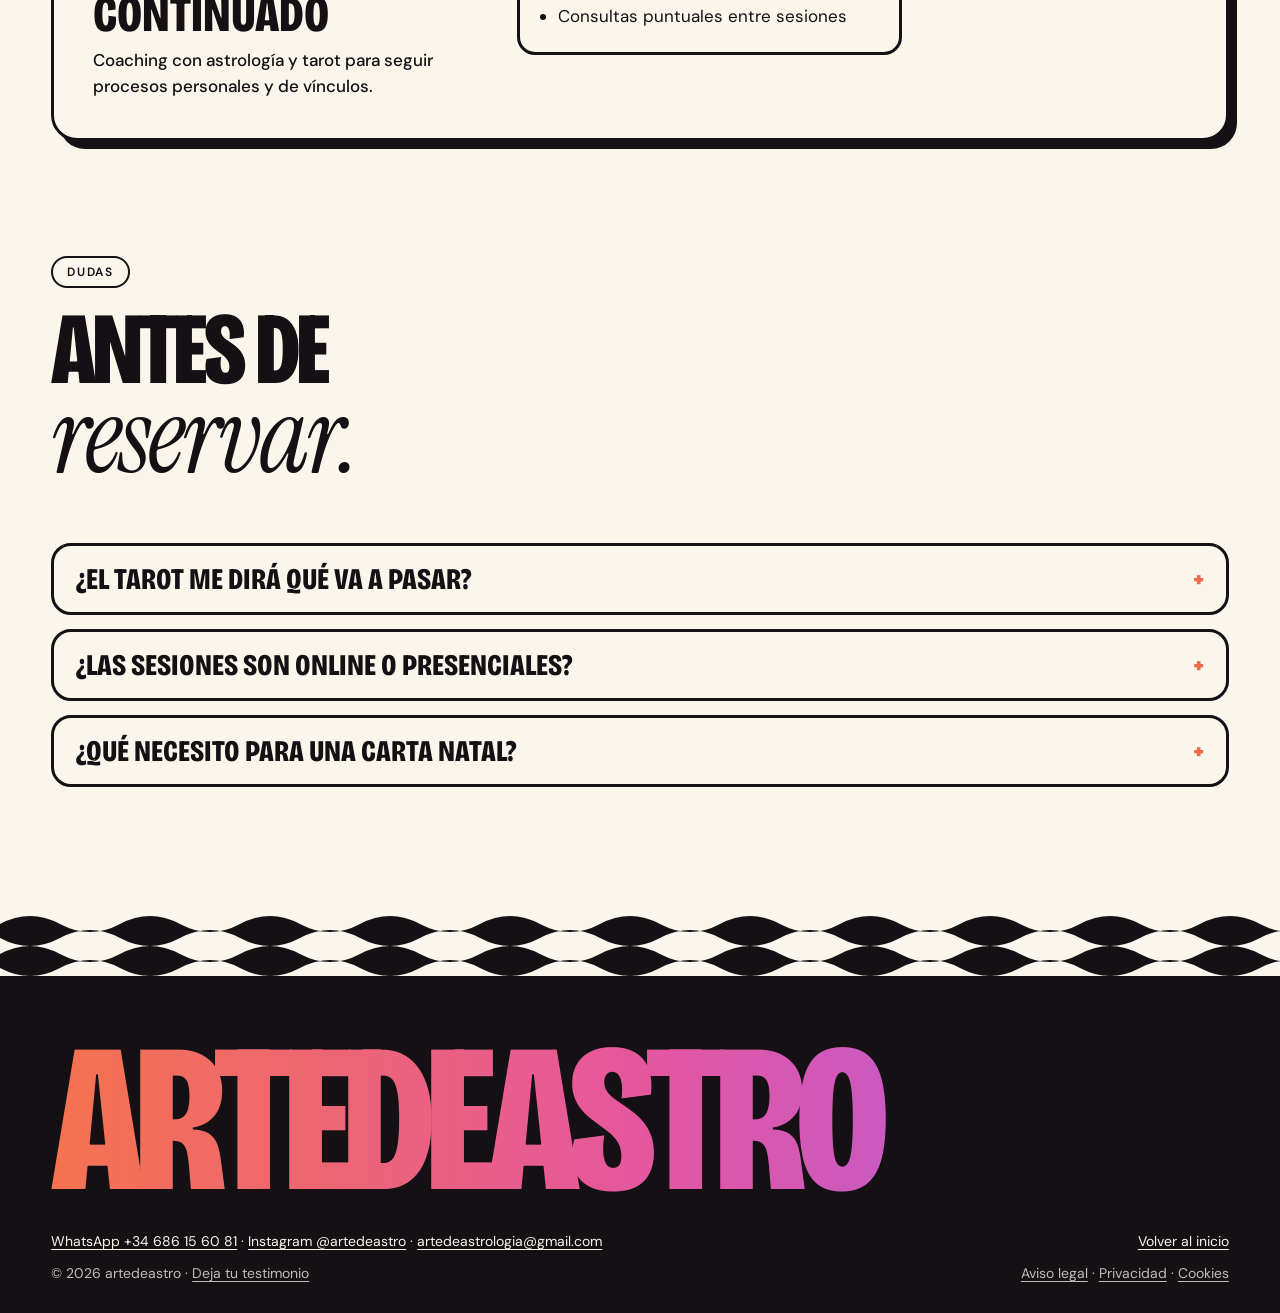
<file: sesiones.html>
<!doctype html>
<html lang="es">
<head>
<meta charset="utf-8">
<meta name="viewport" content="width=device-width,initial-scale=1,viewport-fit=cover">
<meta name="theme-color" content="#8A5CF0">
<title>Sesiones · artedeastro · Carta natal, coaching astral y tarot de Thoth</title>
<meta name="description" content="Coaching astral, carta natal resumida con sesión, carta natal completa y acompañamiento continuado. Online o en Barcelona. Consulta y reserva por WhatsApp.">
<link rel="canonical" href="https://artedeastro.com/sesiones.html">
<meta property="og:type" content="website">
<meta property="og:url" content="https://artedeastro.com/sesiones.html">
<meta property="og:title" content="Sesiones · artedeastro">
<meta property="og:description" content="Astrología, tarot de Thoth y coaching, en un mismo acompañamiento.">
<meta property="og:image" content="https://artedeastro.com/img/obra-1.jpg">
<meta property="og:locale" content="es_ES">
<link rel="icon" href="favicon.svg" type="image/svg+xml">
<link rel="preconnect" href="https://fonts.googleapis.com"><link rel="preconnect" href="https://fonts.gstatic.com" crossorigin>
<link rel="stylesheet" href="https://fonts.googleapis.com/css2?family=Bricolage+Grotesque:opsz,wdth,wght@12..96,75..100,400..800&family=Instrument+Serif:ital@0;1&family=DM+Sans:opsz,wght@9..40,400;9..40,500;9..40,600&display=swap">
<link rel="stylesheet" href="estilos.css">
</head>
<body>
<svg width="0" height="0" style="position:absolute" aria-hidden="true"><defs><linearGradient id="lg" x1="0" y1="0" x2="1" y2="1"><stop offset="0" stop-color="#F4734F"/><stop offset=".5" stop-color="#E5579E"/><stop offset="1" stop-color="#A65CF2"/></linearGradient></defs><symbol id="logo" viewBox="0 0 100 100"><circle cx="50" cy="50" r="50" fill="url(#lg)"/><path d="M50 12 C53 40 60 47 88 50 C60 53 53 60 50 88 C47 60 40 53 12 50 C40 47 47 40 50 12Z" fill="#141014"/><circle cx="35" cy="35" r="3.4" fill="#141014"/><circle cx="65" cy="35" r="3.4" fill="#141014"/><circle cx="35" cy="65" r="3.4" fill="#141014"/><circle cx="65" cy="65" r="3.4" fill="#141014"/></symbol></svg>

<header class="top">
  <a class="brand" href="./"><svg aria-hidden="true"><use href="#logo"/></svg>artedeastro</a>
  <button class="menu-btn" data-menu aria-expanded="false">Menú</button>
</header>
<nav class="menu" aria-label="Principal">
  <a href="sesiones.html">Sesiones</a><a href="./#eva">Eva</a><a href="./#obra">Obra</a><a href="./#eventos">Eventos</a><a href="./#testimonios">Testimonios</a><a href="./#contacto">Contacto</a>
</nav>

<main>
<section class="page-head">
  <div class="wrap" data-reveal><span class="tag" style="color:var(--tinta)">Sesiones</span><h1 class="big" style="margin-top:18px">Entender tu momento, <em>con calma.</em></h1></div>
</section>

<div class="wrap">
  <article class="svc out" id="coaching" style="--c:var(--coral)" data-reveal>
    <div><span class="tag">i.</span><h2>Coaching astral</h2><p>Sesión de astrología y tarot centrada en los temas que quieras trabajar.</p></div>
    <ul><li>Presencial u online, hasta 1 hora</li><li>Pequeña guía de tu carta natal en PDF</li><li>Tiradas de tarot según tus preguntas</li><li>Puedes grabar la sesión</li></ul>
    <div class="svc__p"><a class="btn" data-wa="Hola Eva, quiero reservar una sesión.&#10;Lectura: Coaching astral" href="https://wa.me/34686156081" target="_blank" rel="noopener">Consultar y reservar →</a><small>Por WhatsApp</small></div>
  </article>
  <article class="svc out" id="resumida" style="--c:var(--sol)" data-reveal>
    <div><span class="tag">ii.</span><h2>Carta natal resumida + sesión</h2><p>La síntesis de lo más importante de tu carta natal, interpretada contigo.</p></div>
    <ul><li>Informe personalizado</li><li>Sesión de hasta 2 horas</li><li>Tirada astrológica de tarot</li><li>Espacio para tus preguntas concretas</li></ul>
    <div class="svc__p"><a class="btn" data-wa="Hola Eva, quiero reservar una sesión.&#10;Lectura: Carta natal resumida + sesión" href="https://wa.me/34686156081" target="_blank" rel="noopener">Consultar y reservar →</a><small>Por WhatsApp</small></div>
  </article>
  <article class="svc out" id="completa" style="--c:var(--rosa)" data-reveal>
    <div><span class="tag">iii.</span><h2>Carta natal completa</h2><p>Un estudio exhaustivo de tu carta: planetas, signos, casas, aspectos y configuraciones.</p></div>
    <ul><li>Informe personalizado</li><li>Incluye tu revolución solar</li><li>Videollamada para comentarlo y profundizar</li><li>Incluye lectura de tarot</li></ul>
    <div class="svc__p"><a class="btn" data-wa="Hola Eva, quiero reservar una sesión.&#10;Lectura: Carta natal completa" href="https://wa.me/34686156081" target="_blank" rel="noopener">Consultar y reservar →</a><small>Por WhatsApp</small></div>
  </article>
  <article class="svc out" id="acompanamiento" style="--c:var(--papel)" data-reveal>
    <div><span class="tag">iv.</span><h2>Acompañamiento continuado</h2><p>Coaching con astrología y tarot para seguir procesos personales y de vínculos.</p></div>
    <ul><li>Modalidad semanal o mensual</li><li>Seguimiento sesión a sesión</li><li>Consultas puntuales entre sesiones</li></ul>
    <div class="svc__p"><a class="btn" data-wa="Hola Eva, quiero información sobre el acompañamiento continuado." href="https://wa.me/34686156081" target="_blank" rel="noopener">Pedir información →</a><small>Por WhatsApp</small></div>
  </article>
</div>

<section class="sec faq">
  <div class="wrap">
    <div class="sec__head" data-reveal><span class="tag">Dudas</span><h2>Antes de <em>reservar.</em></h2></div>
    <div data-reveal>
      <details><summary>¿El tarot me dirá qué va a pasar?</summary><p>No. El tarot no adivina, orienta: te ayuda a ver con más claridad tu situación y tus opciones, para que decidas tú.</p></details>
      <details><summary>¿Las sesiones son online o presenciales?</summary><p>Las dos cosas: online por videollamada, estés donde estés, o presenciales en Barcelona.</p></details>
      <details><summary>¿Qué necesito para una carta natal?</summary><p>Tu fecha, hora y lugar de nacimiento.</p></details>
    </div>
  </div>
</section>
</main>

<footer class="foot">
  <div class="foot__zebra" aria-hidden="true"></div>
  <div class="wrap">
    <p class="foot__word" aria-hidden="true">artedeastro</p>
    <div class="foot__row"><span><a href="https://wa.me/34686156081" target="_blank" rel="noopener">WhatsApp +34 686 15 60 81</a> · <a href="https://www.instagram.com/artedeastro/" target="_blank" rel="noopener">Instagram @artedeastro</a> · <a href="mailto:artedeastrologia@gmail.com">artedeastrologia@gmail.com</a></span><a href="./">Volver al inicio</a></div>
    <div class="foot__row"><span>© 2026 artedeastro · <a href="testimonio.html">Deja tu testimonio</a></span><span><a href="aviso-legal.html">Aviso legal</a> · <a href="privacidad.html">Privacidad</a> · <a href="cookies.html">Cookies</a></span></div>
  </div>
</footer>
<script src="datos.js"></script><script src="site.js"></script>
</body>
</html>
</file>
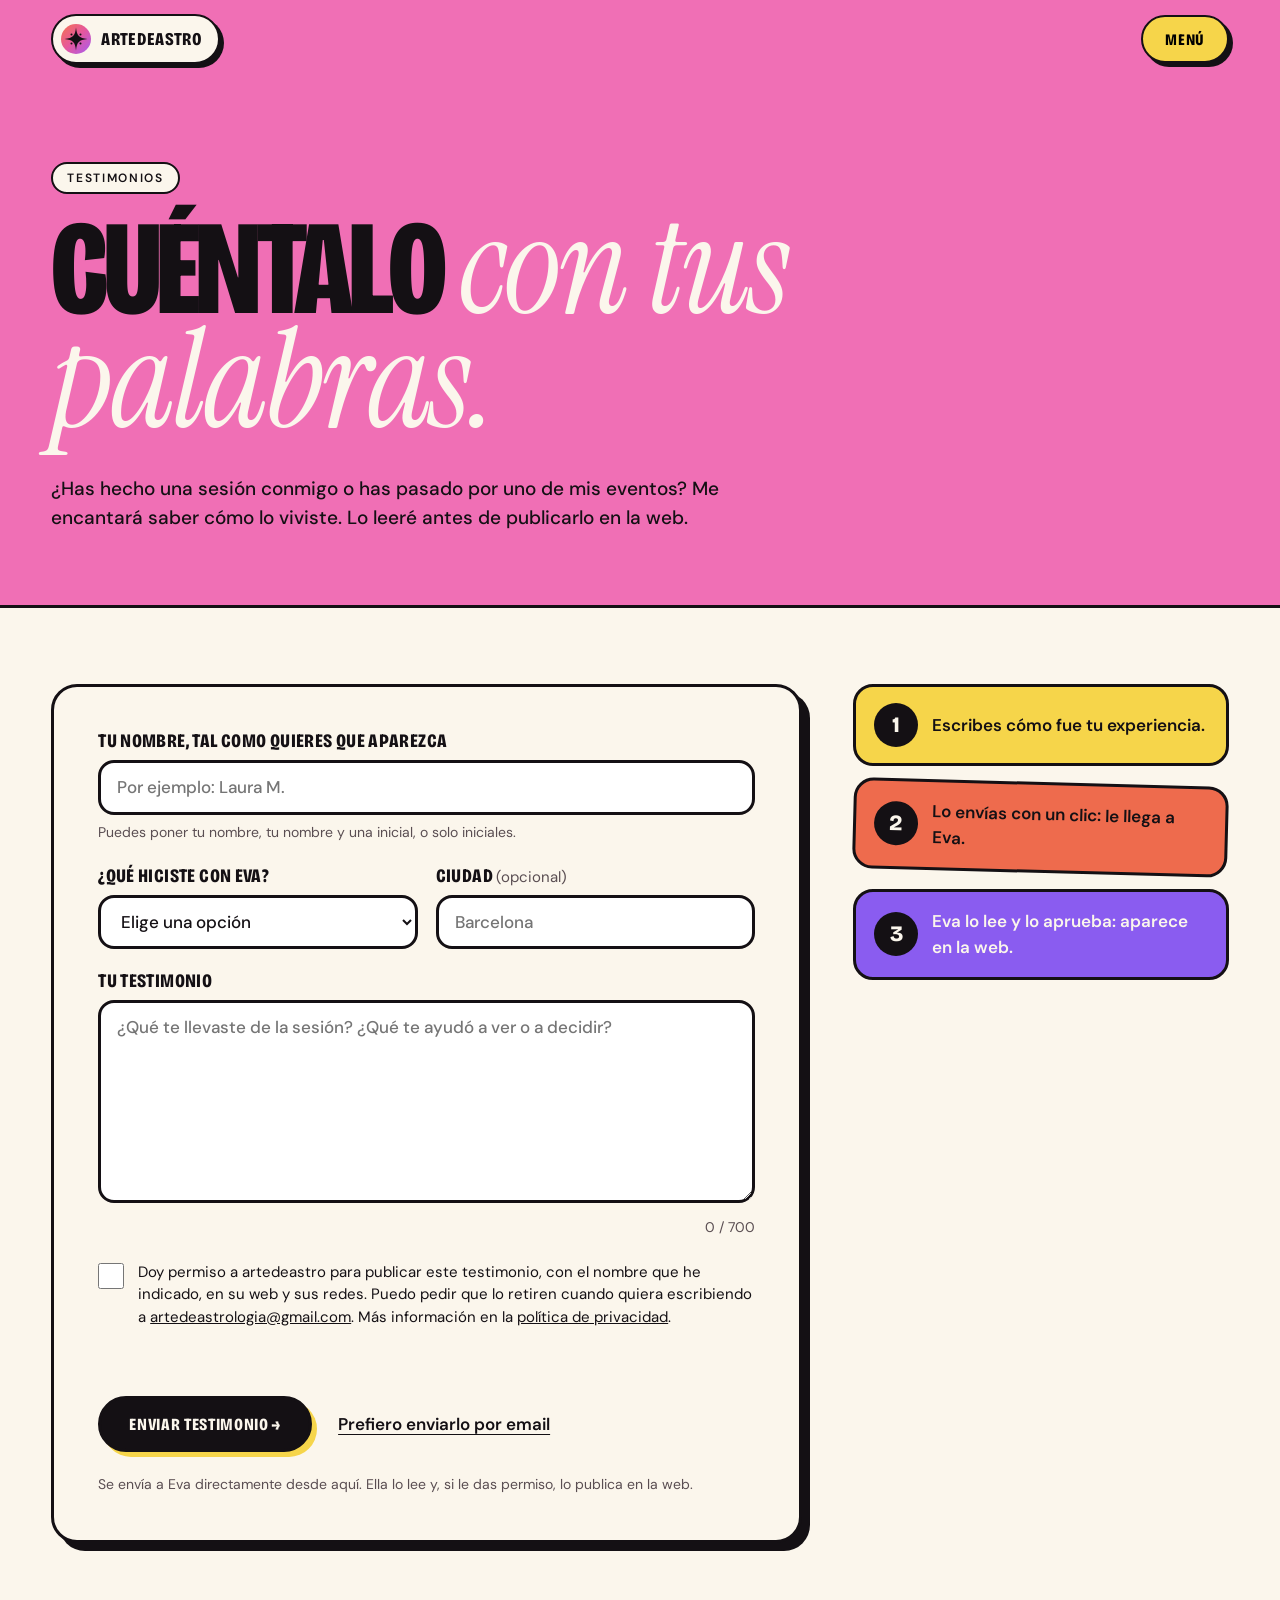
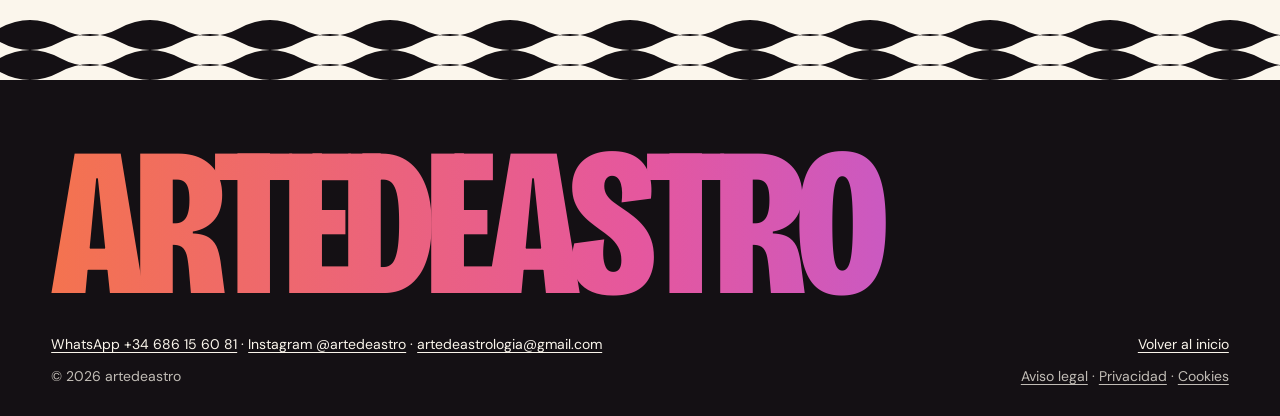
<file: testimonio.html>
<!doctype html>
<html lang="es">
<head>
<meta charset="utf-8">
<meta name="viewport" content="width=device-width,initial-scale=1,viewport-fit=cover">
<meta name="theme-color" content="#F06FB5">
<title>Deja tu testimonio · artedeastro</title>
<meta name="description" content="¿Has hecho una sesión con Eva o has pasado por uno de sus eventos? Cuéntalo con tus palabras.">
<link rel="canonical" href="https://artedeastro.com/testimonio.html">
<meta property="og:type" content="website">
<meta property="og:url" content="https://artedeastro.com/testimonio.html">
<meta property="og:title" content="Deja tu testimonio · artedeastro">
<meta property="og:description" content="¿Has hecho una sesión con Eva? Cuéntalo con tus palabras.">
<meta property="og:image" content="https://artedeastro.com/img/obra-1.jpg">
<meta property="og:locale" content="es_ES">
<link rel="icon" href="favicon.svg" type="image/svg+xml">
<link rel="preconnect" href="https://fonts.googleapis.com"><link rel="preconnect" href="https://fonts.gstatic.com" crossorigin>
<link rel="stylesheet" href="https://fonts.googleapis.com/css2?family=Bricolage+Grotesque:opsz,wdth,wght@12..96,75..100,400..800&family=Instrument+Serif:ital@0;1&family=DM+Sans:opsz,wght@9..40,400;9..40,500;9..40,600&display=swap">
<link rel="stylesheet" href="estilos.css">
</head>
<body>
<svg width="0" height="0" style="position:absolute" aria-hidden="true"><defs><linearGradient id="lg" x1="0" y1="0" x2="1" y2="1"><stop offset="0" stop-color="#F4734F"/><stop offset=".5" stop-color="#E5579E"/><stop offset="1" stop-color="#A65CF2"/></linearGradient></defs><symbol id="logo" viewBox="0 0 100 100"><circle cx="50" cy="50" r="50" fill="url(#lg)"/><path d="M50 12 C53 40 60 47 88 50 C60 53 53 60 50 88 C47 60 40 53 12 50 C40 47 47 40 50 12Z" fill="#141014"/><circle cx="35" cy="35" r="3.4" fill="#141014"/><circle cx="65" cy="35" r="3.4" fill="#141014"/><circle cx="35" cy="65" r="3.4" fill="#141014"/><circle cx="65" cy="65" r="3.4" fill="#141014"/></symbol></svg>

<header class="top">
  <a class="brand" href="./"><svg aria-hidden="true"><use href="#logo"/></svg>artedeastro</a>
  <button class="menu-btn" data-menu aria-expanded="false">Menú</button>
</header>
<nav class="menu" aria-label="Principal">
  <a href="sesiones.html">Sesiones</a><a href="./#eva">Eva</a><a href="./#obra">Obra</a><a href="./#eventos">Eventos</a><a href="./#testimonios">Testimonios</a><a href="./#contacto">Contacto</a>
</nav>

<main>
<section class="page-head page-head--rosa">
  <div class="wrap" data-reveal>
    <span class="tag">Testimonios</span>
    <h1 class="big" style="margin-top:18px">Cuéntalo <em>con tus palabras.</em></h1>
    <p class="page-head__p">¿Has hecho una sesión conmigo o has pasado por uno de mis eventos? Me encantará saber cómo lo viviste. Lo leeré antes de publicarlo en la web.</p>
  </div>
</section>

<div class="wrap tpage">
  <form class="tform out" id="tform" novalidate>
    <div class="field">
      <label for="t-nombre">Tu nombre, tal como quieres que aparezca</label>
      <input id="t-nombre" name="nombre" type="text" autocomplete="name" maxlength="60" required placeholder="Por ejemplo: Laura M.">
      <small>Puedes poner tu nombre, tu nombre y una inicial, o solo iniciales.</small>
    </div>
    <div class="row2">
      <div class="field">
        <label for="t-servicio">¿Qué hiciste con Eva?</label>
        <select id="t-servicio" name="servicio" required>
          <option value="">Elige una opción</option>
          <option>Coaching astral</option>
          <option>Carta natal resumida + sesión</option>
          <option>Carta natal completa</option>
          <option>Acompañamiento continuado</option>
          <option>Un evento</option>
          <option>Otra cosa</option>
        </select>
      </div>
      <div class="field">
        <label for="t-ciudad">Ciudad <span>(opcional)</span></label>
        <input id="t-ciudad" name="ciudad" type="text" autocomplete="address-level2" maxlength="40" placeholder="Barcelona">
      </div>
    </div>
    <div class="field">
      <label for="t-texto">Tu testimonio</label>
      <textarea id="t-texto" name="texto" required minlength="30" maxlength="700" rows="7" placeholder="¿Qué te llevaste de la sesión? ¿Qué te ayudó a ver o a decidir?"></textarea>
      <small class="count" id="t-count" aria-live="polite">0 / 700</small>
    </div>
    <label class="check" for="t-permiso">
      <input id="t-permiso" type="checkbox" required>
      <span>Doy permiso a artedeastro para publicar este testimonio, con el nombre que he indicado, en su web y sus redes. Puedo pedir que lo retiren cuando quiera escribiendo a <a href="mailto:artedeastrologia@gmail.com">artedeastrologia@gmail.com</a>. Más información en la <a href="privacidad.html">política de privacidad</a>.</span>
    </label>
    <p class="err" id="t-err" role="alert" aria-live="assertive"></p>
    <div class="tform__actions">
      <button class="btn" type="submit" id="t-enviar">Enviar testimonio →</button>
      <a class="tform__alt" href="mailto:artedeastrologia@gmail.com" id="t-email">Prefiero enviarlo por email</a>
    </div>
    <p class="tform__note">Se envía a Eva directamente desde aquí. Ella lo lee y, si le das permiso, lo publica en la web.</p>
    <div class="hp" aria-hidden="true"><label>No rellenar este campo <input id="t-web" name="web" type="text" tabindex="-1" autocomplete="off"></label></div>
  </form>

  <div class="tdone out" id="t-ok" hidden>
    <span class="invite__q" aria-hidden="true">“</span>
    <h2 tabindex="-1">Gracias por contarlo.</h2>
    <p>Eva ya lo tiene. Lo leerá y, cuando lo apruebe, lo verás en la web en unos minutos.</p>
    <p>Si prefieres escribirle, también puedes hacerlo por <a href="https://wa.me/34686156081" target="_blank" rel="noopener">WhatsApp +34 686 15 60 81</a> o a <a href="mailto:artedeastrologia@gmail.com">artedeastrologia@gmail.com</a>.</p>
    <div class="tform__actions"><a class="btn" href="./#testimonios">Ver los testimonios →</a><button class="btn btn--alt" type="button" id="t-otro">Escribir otro</button></div>
  </div>

  <ol class="tsteps" aria-label="Cómo funciona">
    <li><b>1</b><span>Escribes cómo fue tu experiencia.</span></li>
    <li><b>2</b><span>Lo envías con un clic: le llega a Eva.</span></li>
    <li><b>3</b><span>Eva lo lee y lo aprueba: aparece en la web.</span></li>
  </ol>
</div>
</main>

<footer class="foot">
  <div class="foot__zebra" aria-hidden="true"></div>
  <div class="wrap">
    <p class="foot__word" aria-hidden="true">artedeastro</p>
    <div class="foot__row"><span><a href="https://wa.me/34686156081" target="_blank" rel="noopener">WhatsApp +34 686 15 60 81</a> · <a href="https://www.instagram.com/artedeastro/" target="_blank" rel="noopener">Instagram @artedeastro</a> · <a href="mailto:artedeastrologia@gmail.com">artedeastrologia@gmail.com</a></span><a href="./">Volver al inicio</a></div>
    <div class="foot__row"><span>© 2026 artedeastro</span><span><a href="aviso-legal.html">Aviso legal</a> · <a href="privacidad.html">Privacidad</a> · <a href="cookies.html">Cookies</a></span></div>
  </div>
</footer>
<script src="datos.js"></script><script src="site.js"></script>
</body>
</html>
</file>
<file: estilos.css>
/* Concepto C · Contemporary Art Experience
   La web como la pared del estudio de Eva: color plano, contorno negro y gesto, sacados de sus propios cuadros. */
:root{
  --rosa:#F06FB5; --violeta:#8A5CF0; --coral:#EE6B4D; --sol:#F6D54A; --tinta:#141014; --papel:#FBF6EC;
  --display:'Bricolage Grotesque',Impact,sans-serif; --serif:'Instrument Serif',Georgia,serif; --sans:'DM Sans',Arial,sans-serif;
  --ease:cubic-bezier(.2,.9,.2,1.1);
  --zebra:url("data:image/svg+xml,%3Csvg xmlns='http://www.w3.org/2000/svg' width='120' height='60' viewBox='0 0 120 60'%3E%3Cpath d='M0 8 Q30 -8 60 8 T120 8 V22 Q90 6 60 22 T0 22Z M0 38 Q30 22 60 38 T120 38 V52 Q90 36 60 52 T0 52Z' fill='%23141014'/%3E%3C/svg%3E");
}
*{box-sizing:border-box}
html{scroll-behavior:smooth}
body{margin:0;background:var(--papel);color:var(--tinta);font:17px/1.55 var(--sans);-webkit-font-smoothing:antialiased;overflow-x:hidden}
img{display:block;max-width:100%;height:auto}
a{color:inherit}
.wrap{max-width:1360px;margin:0 auto;padding:0 clamp(18px,4vw,56px)}
.tag{display:inline-block;padding:6px 14px;border:2.5px solid var(--tinta);border-radius:999px;background:var(--papel);font:600 12px var(--sans);letter-spacing:.14em;text-transform:uppercase}
.big{margin:0;font:800 clamp(52px,10.5vw,176px)/.84 var(--display);font-stretch:75%;letter-spacing:-.03em;text-transform:uppercase}
.big em{font:italic 400 1.02em/0.8 var(--serif);text-transform:none;letter-spacing:-.02em}
.out{border:3px solid var(--tinta);box-shadow:8px 8px 0 var(--tinta)}

/* Cabecera y menú */
.top{position:fixed;inset:0 0 auto 0;z-index:40;display:flex;justify-content:space-between;align-items:center;padding:14px clamp(18px,4vw,56px);pointer-events:none}
.top>*{pointer-events:auto}
.brand{display:flex;align-items:center;gap:10px;padding:8px 16px 8px 8px;border:2.5px solid var(--tinta);border-radius:999px;background:var(--papel);text-decoration:none;font:800 18px var(--display);font-stretch:75%;text-transform:uppercase;letter-spacing:.02em;box-shadow:4px 4px 0 var(--tinta)}
.brand svg{width:30px;height:30px}
.menu-btn{min-height:48px;padding:0 22px;border:2.5px solid var(--tinta);border-radius:999px;background:var(--sol);font:800 16px var(--display);font-stretch:75%;text-transform:uppercase;letter-spacing:.04em;cursor:pointer;box-shadow:4px 4px 0 var(--tinta);transition:transform .2s,box-shadow .2s}
.menu-btn:hover{transform:translate(2px,2px);box-shadow:2px 2px 0 var(--tinta)}
.menu{position:fixed;inset:0;z-index:35;background:var(--violeta);display:flex;flex-direction:column;justify-content:center;gap:0;padding:90px clamp(18px,6vw,80px) 40px;clip-path:circle(0% at calc(100% - 70px) 40px);transition:clip-path .7s cubic-bezier(.7,0,.2,1);visibility:hidden}
.menu-open .menu{clip-path:circle(150% at calc(100% - 70px) 40px);visibility:visible}
.menu a{font:800 clamp(48px,11vw,140px)/.9 var(--display);font-stretch:75%;text-transform:uppercase;text-decoration:none;color:var(--papel);letter-spacing:-.02em;transition:color .2s,transform .3s var(--ease);transform-origin:left}
.menu a:hover{color:var(--sol);transform:skewX(-8deg) translateX(14px)}
.menu a:nth-child(even){font:italic 400 clamp(52px,12vw,150px)/.9 var(--serif);text-transform:none}

/* Portada */
.hero{position:relative;min-height:100svh;background:var(--rosa);padding:clamp(110px,16vh,170px) 0 clamp(40px,7vh,80px);overflow:hidden;display:flex;align-items:flex-end}
.hero__in{position:relative;width:100%}
.hero .big{position:relative;z-index:3;max-width:9.5ch}
.hero .big em{color:var(--papel);display:block}
.hero__art{position:absolute;z-index:2;right:clamp(0px,3vw,60px);top:46%;width:min(34vw,450px);margin:0;transform:translateY(-60%) rotate(5deg);background:var(--papel);padding:12px}
.hero__art img{width:100%;aspect-ratio:3/4;object-fit:cover;object-position:50% 20%}
.eye{position:absolute;z-index:4;left:-14%;top:24%;width:32%;filter:drop-shadow(5px 5px 0 var(--tinta))}
.badge{position:absolute;z-index:4;right:-10%;bottom:-9%;width:36%;animation:spin 18s linear infinite}
@keyframes spin{to{transform:rotate(360deg)}}
.hero__foot{position:relative;z-index:3;display:flex;flex-wrap:wrap;gap:14px;align-items:center;margin-top:clamp(24px,4vh,44px)}
.hero__foot p{margin:0 18px 0 0;max-width:36ch;font-weight:500}
.btn{display:inline-flex;align-items:center;gap:10px;min-height:56px;padding:0 28px;border:3px solid var(--tinta);border-radius:999px;background:var(--tinta);color:var(--papel);text-decoration:none;font:800 17px var(--display);font-stretch:75%;text-transform:uppercase;letter-spacing:.04em;cursor:pointer;box-shadow:5px 5px 0 var(--sol);transition:transform .2s,box-shadow .2s}
.btn:hover{transform:translate(3px,3px);box-shadow:2px 2px 0 var(--sol)}
.btn--alt{background:var(--papel);color:var(--tinta);box-shadow:5px 5px 0 var(--tinta)}.btn--alt:hover{box-shadow:2px 2px 0 var(--tinta)}
@media (max-width:860px){
  .hero{align-items:flex-start;padding-top:96px}
  .hero__in{display:flex;flex-direction:column}
  .hero .big{order:1}.hero__foot{order:3}
  .hero__art{order:2;position:relative;right:auto;top:auto;transform:rotate(4deg);width:64%;margin:26px 8% 30px auto}
}

/* Cinta */
.tape{background:var(--tinta);color:var(--papel);overflow:hidden;border-block:3px solid var(--tinta)}
.tape div{display:flex;width:max-content;animation:tape 26s linear infinite}
.tape span{padding:14px 0;font:800 clamp(22px,3vw,40px)/1 var(--display);font-stretch:75%;text-transform:uppercase;white-space:nowrap}
.tape i{font:italic 400 1.1em var(--serif);text-transform:none;color:var(--sol);padding:0 .5em}
@keyframes tape{to{transform:translateX(-50%)}}

/* Secciones */
.sec{position:relative;padding:clamp(64px,9vw,130px) 0}
.sec__head{display:flex;flex-direction:column;align-items:flex-start;gap:18px;margin-bottom:clamp(30px,5vw,60px)}
.sec__head h2{margin:0;font:800 clamp(44px,8vw,128px)/.86 var(--display);font-stretch:75%;text-transform:uppercase;letter-spacing:-.03em;max-width:12ch}
.sec__head h2 em{font:italic 400 1.04em/0.8 var(--serif);text-transform:none}

/* Sesiones: cartas que se giran */
.deck{display:grid;grid-template-columns:repeat(4,minmax(0,1fr));gap:22px;perspective:1600px}
.card{position:relative;aspect-ratio:3/4.4;border:0;padding:0;background:none;cursor:pointer;font:inherit;color:inherit;text-align:left;-webkit-transform-style:preserve-3d;transform-style:preserve-3d;transition:transform .8s cubic-bezier(.3,1.3,.4,1);-webkit-tap-highlight-color:transparent;user-select:none}
.card:nth-child(1){transform:rotate(-2deg)}.card:nth-child(2){transform:rotate(1.5deg)}.card:nth-child(3){transform:rotate(-1deg)}.card:nth-child(4){transform:rotate(2deg)}
.deck .card.flip{transform:rotateY(180deg)}
.card:focus-visible{outline:3px solid var(--violeta);outline-offset:6px;border-radius:22px}
.card>span{position:absolute;inset:0;display:flex;flex-direction:column;padding:22px;border:3px solid var(--tinta);border-radius:22px;backface-visibility:hidden;-webkit-backface-visibility:hidden;box-shadow:8px 8px 0 var(--tinta)}
.card__f{justify-content:space-between;background:var(--c)}
.card__f b{font:italic 400 34px var(--serif)}
.card__f strong{font:800 clamp(24px,2.2vw,34px)/.94 var(--display);font-stretch:75%;text-transform:uppercase;overflow-wrap:anywhere}
.card__f svg{width:46%;align-self:center}
.card__f small{font:600 11px var(--sans);letter-spacing:.14em;text-transform:uppercase}
.card__b{transform:rotateY(180deg);background:var(--papel);gap:10px}
.card__b strong{font:800 22px/1 var(--display);font-stretch:75%;text-transform:uppercase}
.card__b ul{margin:0;padding:0 0 0 18px;font-size:14px;line-height:1.4;display:flex;flex-direction:column;gap:4px}
.card__cta{margin-top:auto;display:inline-flex;align-items:center;justify-content:center;gap:8px;min-height:52px;padding:0 18px;border:3px solid var(--tinta);border-radius:999px;background:var(--tinta);color:var(--papel);text-decoration:none;text-align:center;font:800 16px/1.05 var(--display);font-stretch:75%;text-transform:uppercase;letter-spacing:.04em;box-shadow:4px 4px 0 var(--sol);transition:transform .2s,box-shadow .2s}
.card__cta:hover,.card__cta:focus-visible{transform:translate(2px,2px);box-shadow:2px 2px 0 var(--sol)}
@media (max-width:1040px){.deck{grid-template-columns:repeat(2,minmax(0,1fr))}}
@media (max-width:560px){.deck{grid-template-columns:1fr;gap:26px}.card{aspect-ratio:3/3.4}}
.deck__note{margin:28px 0 0;display:flex;flex-wrap:wrap;gap:14px;align-items:center;font-weight:500}

/* Eva */
.eva{background:var(--papel);background-image:var(--zebra);background-size:120px 60px;background-position:0 0}
.eva__box{display:grid;grid-template-columns:minmax(0,5fr) minmax(0,7fr);gap:clamp(24px,5vw,72px);align-items:center;background:var(--papel);border-radius:28px;padding:clamp(20px,4vw,56px)}
.eva__img{aspect-ratio:4/5;border-radius:999px 999px 20px 20px;overflow:hidden;box-shadow:10px 10px 0 var(--violeta)}
.eva__img img{width:100%;height:100%;object-fit:cover;object-position:50% 22%}
.eva__txt{display:flex;flex-direction:column;gap:20px;align-items:flex-start}
.eva__txt h2{margin:0;font:800 clamp(40px,6vw,92px)/.88 var(--display);font-stretch:75%;text-transform:uppercase;letter-spacing:-.02em}
.eva__txt h2 em{font:italic 400 1.04em var(--serif);text-transform:none;color:var(--violeta)}
.eva__txt p{margin:0;max-width:54ch}
.pills{display:flex;flex-wrap:wrap;gap:10px;list-style:none;margin:0;padding:0}
.pills li{padding:10px 20px;border:3px solid var(--tinta);border-radius:999px;font:800 18px var(--display);font-stretch:75%;text-transform:uppercase;transition:transform .3s var(--ease)}
.pills li:hover{transform:rotate(-4deg) scale(1.06)}
@media (max-width:860px){.eva__box{grid-template-columns:1fr}}

/* Obra: la pared */
.wall{background:var(--sol);border-block:3px solid var(--tinta);overflow:hidden}
.wall__row{display:flex;gap:clamp(22px,4vw,60px);align-items:center;overflow-x:auto;padding:30px clamp(18px,4vw,56px) 44px;scroll-snap-type:x proximity;scrollbar-width:thin}
.piece{flex:0 0 auto;width:clamp(230px,27vw,400px);margin:0;background:var(--papel);padding:12px;scroll-snap-align:center;transition:transform .5s var(--ease)}
.piece:nth-child(odd){transform:rotate(-3deg)}.piece:nth-child(even){transform:rotate(2.5deg) translateY(18px)}
.piece:hover{transform:rotate(0) scale(1.04);z-index:2}
.piece img{width:100%;aspect-ratio:4/5;object-fit:cover}
.piece figcaption{padding-top:10px;font:italic 400 22px var(--serif);display:flex;justify-content:space-between}

/* Eventos */
.ev{background:var(--coral)}
.formats{display:grid;grid-template-columns:repeat(3,minmax(0,1fr));gap:20px;margin-bottom:34px}
.formats div{background:var(--papel);border-radius:22px;padding:26px}
.formats div:nth-child(2){transform:rotate(-1.5deg)}
.formats strong{display:block;font:800 clamp(44px,6vw,84px)/.9 var(--display);font-stretch:75%;text-transform:uppercase}
.formats span{display:block;margin-top:10px}
@media (max-width:860px){.formats{grid-template-columns:1fr}}

/* Pie */
.foot{background:var(--tinta);color:var(--papel);padding:0 0 28px}
.foot__zebra{height:60px;background:var(--papel) var(--zebra) 0 0/120px 60px}
.foot__word{margin:clamp(28px,5vw,60px) 0 0;font:800 clamp(56px,16.5vw,280px)/.8 var(--display);font-stretch:75%;text-transform:uppercase;letter-spacing:-.04em;white-space:nowrap;background:linear-gradient(90deg,#F4734F,#E5579E,#A65CF2);-webkit-background-clip:text;background-clip:text;color:transparent}
.foot__row{display:flex;flex-wrap:wrap;justify-content:space-between;gap:12px;margin-top:26px;font-size:14px}

/* Página de sesiones */
.page-head{background:var(--violeta);color:var(--papel);padding:clamp(120px,18vh,190px) 0 clamp(40px,6vw,72px);border-bottom:3px solid var(--tinta)}
.page-head .big em{color:var(--sol)}
.svc{display:grid;grid-template-columns:minmax(0,5fr) minmax(0,5fr) minmax(0,3.2fr);gap:clamp(18px,3vw,44px);align-items:start;padding:clamp(22px,3vw,40px);margin-top:26px;border-radius:26px;background:var(--c)}
.svc h2{margin:8px 0 10px;font:800 clamp(30px,4vw,60px)/.9 var(--display);font-stretch:75%;text-transform:uppercase}
.svc p{margin:0;font-weight:500}
.svc ul{margin:0;padding:18px 22px 18px 38px;background:var(--papel);border-radius:18px;border:3px solid var(--tinta)}
.svc li{padding:5px 0}
.svc__p{display:flex;flex-direction:column;align-items:flex-end;gap:14px}
.svc__p .btn{box-shadow:5px 5px 0 var(--tinta);background:var(--tinta)}
.svc__p .btn:hover{box-shadow:2px 2px 0 var(--tinta)}
.svc__p small{font:600 12px var(--sans);letter-spacing:.12em;text-transform:uppercase}
@media (max-width:860px){.svc{grid-template-columns:1fr}.svc__p{align-items:flex-start}}
.faq details{border:3px solid var(--tinta);border-radius:20px;padding:18px 22px;margin-bottom:14px;background:var(--papel)}
.faq summary{cursor:pointer;list-style:none;font:800 clamp(20px,2.4vw,30px)/1 var(--display);font-stretch:75%;text-transform:uppercase;display:flex;justify-content:space-between;gap:14px}
.faq summary::after{content:'+';color:var(--coral)}.faq details[open]{background:var(--sol)}.faq details[open] summary::after{content:'–'}
.faq p{margin:12px 0 0;max-width:60ch}

/* Movimiento */
[data-reveal]{opacity:0;transform:translateY(40px) rotate(-1.5deg);transition:opacity .7s,transform .8s var(--ease)}
[data-reveal].in{opacity:1;transform:none}
@media (max-width:860px){html{overflow-x:hidden}[data-reveal]{transform:translateY(30px)}}
:focus-visible{outline:3px solid var(--violeta);outline-offset:3px}
@media (prefers-reduced-motion:reduce){*,*::before,*::after{animation:none!important;transition:none!important;scroll-behavior:auto!important}[data-reveal]{opacity:1;transform:none}}

/* Cierre (añadido al pasar el prototipo a producción) */
.foot__cta{display:flex;flex-wrap:wrap;gap:18px 28px;align-items:center;padding-top:clamp(36px,6vw,72px)}
.foot__cta p{margin:0;font:italic 400 clamp(44px,7vw,96px)/.9 var(--serif)}
.foot__row a{color:inherit;text-underline-offset:3px}
.foot__row+.foot__row{margin-top:10px;opacity:.75}
section[id]{scroll-margin-top:70px}

/* ---------- Eventos en los que ha participado Eva ---------- */
.past{margin-top:clamp(56px,8vw,100px)}
.past[hidden]{display:none}
.past__t{margin:0 0 24px;font:italic 400 clamp(38px,5vw,72px)/1 var(--serif)}
.past__list{display:flex;flex-direction:column;gap:30px}
.gig{display:grid;grid-template-columns:minmax(0,5fr) minmax(0,6fr);gap:clamp(24px,4vw,60px);align-items:center;background:var(--papel);border:3px solid var(--tinta);border-radius:26px;box-shadow:8px 8px 0 var(--tinta);padding:clamp(18px,3vw,40px)}
.gig__pics{position:relative;aspect-ratio:5/4}
.gig__pics img{position:absolute;margin:0;border:3px solid var(--tinta);box-shadow:6px 6px 0 var(--tinta);background:var(--papel);transition:transform .5s var(--ease)}
.gig__pics img:nth-child(1){left:0;bottom:2%;width:80%;transform:rotate(-3deg);z-index:2}
.gig__pics img:nth-child(2){right:0;top:0;width:60%;transform:rotate(4deg)}
.gig:hover .gig__pics img:nth-child(1){transform:rotate(-1deg) translateY(-6px)}
.gig:hover .gig__pics img:nth-child(2){transform:rotate(6deg)}
.gig__pics--uno{aspect-ratio:auto}.gig__pics--uno img{position:relative;width:100%}
.gig__date{background:var(--sol)}
.gig h4{margin:14px 0 8px;font:800 clamp(38px,5vw,76px)/.88 var(--display);font-stretch:75%;text-transform:uppercase;letter-spacing:-.02em}
.gig__place{margin:0 0 14px;font-weight:600}
.gig__txt>p:not(.gig__place){margin:0 0 18px;max-width:52ch}
.gig__tags{display:flex;flex-wrap:wrap;gap:8px;margin:0;padding:0;list-style:none}
.gig__tags li{padding:6px 14px;border:2.5px solid var(--tinta);border-radius:999px;font:800 14px var(--display);font-stretch:75%;text-transform:uppercase}
.gig__tags li:nth-child(4n+1){background:var(--rosa)}.gig__tags li:nth-child(4n+2){background:var(--sol)}.gig__tags li:nth-child(4n+3){background:var(--coral)}.gig__tags li:nth-child(4n+4){background:var(--violeta);color:var(--papel)}
@media (max-width:860px){.gig{grid-template-columns:1fr}.gig__pics{margin:6px 10px 10px 0}}

/* ---------- Testimonios ---------- */
.testis{background:var(--papel);border-top:3px solid var(--tinta)}
.testis__grid{display:grid;grid-template-columns:repeat(3,minmax(0,1fr));gap:26px;align-items:start}
.testis__grid--vacio{grid-template-columns:1fr}
.testi{margin:0;padding:28px 26px 24px;background:var(--c,var(--rosa));border:3px solid var(--tinta);border-radius:24px;box-shadow:8px 8px 0 var(--tinta);display:flex;flex-direction:column;gap:18px}
.testi:nth-child(3n+1){transform:rotate(-1.2deg)}.testi:nth-child(3n+2){transform:rotate(1deg) translateY(14px)}
.testi[style*="violeta"]{color:var(--papel)}
.testi blockquote{margin:0;font:400 clamp(22px,1.9vw,27px)/1.28 var(--serif)}
.testi blockquote::before{content:"“";display:block;height:.42em;font:italic 400 3.4em/1 var(--serif)}
.testi figcaption{display:flex;flex-wrap:wrap;gap:6px 10px;align-items:center;font-weight:600}
.testi figcaption small{padding:4px 11px;border:2px solid var(--tinta);border-radius:999px;background:var(--papel);color:var(--tinta);font:600 11px var(--sans);letter-spacing:.1em;text-transform:uppercase}
.invite{position:relative;display:flex;flex-direction:column;justify-content:flex-end;gap:10px;min-height:260px;padding:28px 26px;border:3px dashed var(--tinta);border-radius:24px;color:var(--tinta);text-decoration:none;transition:background .3s,transform .3s var(--ease)}
a.invite:hover{background:var(--sol);transform:rotate(-1deg)}
.invite strong{font:800 clamp(28px,2.6vw,40px)/.92 var(--display);font-stretch:75%;text-transform:uppercase}
.invite span:not(.invite__q){font:italic 400 24px var(--serif)}
.invite__q{position:absolute;top:6px;left:20px;font:italic 400 140px/1 var(--serif);color:var(--rosa);pointer-events:none}
.invite--solo{display:grid;grid-template-columns:auto minmax(0,1fr) auto;align-items:center;gap:clamp(18px,3vw,44px);min-height:0;padding:clamp(28px,4vw,56px);border-style:solid;background:var(--tinta);color:var(--papel);box-shadow:8px 8px 0 var(--rosa)}
.invite--solo .invite__q{position:static;font-size:clamp(120px,14vw,200px);line-height:.6;padding-top:.24em;color:var(--sol)}
.invite--solo p{margin:12px 0 0;max-width:56ch;color:var(--papel)}
@media (max-width:1040px){.testis__grid{grid-template-columns:repeat(2,minmax(0,1fr))}}
@media (max-width:640px){.testis__grid{grid-template-columns:1fr}.testi:nth-child(n){transform:none}.invite--solo{grid-template-columns:1fr;justify-items:start}.invite--solo .invite__q{font-size:110px}}

/* ---------- Página «Deja tu testimonio» ---------- */
.page-head--rosa{background:var(--rosa);color:var(--tinta)}
.page-head--rosa .big em{color:var(--papel)}
.page-head__p{margin:34px 0 0;max-width:56ch;font-size:19px;font-weight:500}
.tpage{display:grid;grid-template-columns:minmax(0,2fr) minmax(0,1fr);gap:clamp(24px,4vw,56px);align-items:start;padding-block:clamp(40px,6vw,80px)}
.tform,.tdone{display:flex;flex-direction:column;gap:22px;padding:clamp(22px,3.5vw,44px);background:var(--papel);border-radius:26px}
.tform[hidden],.tdone[hidden]{display:none}
.field label{display:block;margin-bottom:8px;font:800 19px/1.1 var(--display);font-stretch:75%;text-transform:uppercase;letter-spacing:.02em}
.field label span{font:400 15px var(--sans);text-transform:none;letter-spacing:0;color:#5A4E52}
.field input,.field select,.field textarea{width:100%;min-height:54px;padding:12px 16px;border:3px solid var(--tinta);border-radius:16px;background:#fff;color:var(--tinta);font:500 17px/1.45 var(--sans)}
.field textarea{min-height:190px;resize:vertical}
.field input:focus,.field select:focus,.field textarea:focus{outline:none;box-shadow:5px 5px 0 var(--violeta)}
.field small{display:block;margin-top:7px;color:#5A4E52;font-size:14px}
.field .count{text-align:right}
.row2{display:grid;grid-template-columns:minmax(0,1fr) minmax(0,1fr);gap:18px}
.check{display:flex;gap:14px;align-items:flex-start;font-size:15px;line-height:1.5;cursor:pointer}
.check input{flex:0 0 auto;width:26px;height:26px;margin:2px 0 0;accent-color:var(--tinta);cursor:pointer}
.check a{color:inherit}
.err{margin:0;min-height:1.4em;color:#A4161A;font-weight:600}
.tform__actions{display:flex;flex-wrap:wrap;gap:16px 26px;align-items:center}
.tform__alt{font-weight:600;color:var(--tinta);text-underline-offset:4px}
.tform__note{margin:0;font-size:14px;color:#5A4E52}
.tdone{position:relative;padding-top:clamp(70px,8vw,100px)}
.tdone .invite__q{top:0;left:24px}
.tdone h2{margin:0;font:800 clamp(40px,5vw,72px)/.9 var(--display);font-stretch:75%;text-transform:uppercase;outline:none}
.tdone p{margin:0;max-width:56ch}.tdone a:not(.btn){color:inherit}
.tsteps{list-style:none;margin:0;padding:0;display:flex;flex-direction:column;gap:16px}
.tsteps li{display:flex;gap:14px;align-items:center;padding:16px 18px;border:3px solid var(--tinta);border-radius:20px;background:var(--sol);font-weight:600}
.tsteps li:nth-child(2){background:var(--coral);transform:rotate(1.5deg)}.tsteps li:nth-child(3){background:var(--violeta);color:var(--papel)}
.tsteps b{flex:0 0 auto;display:grid;place-items:center;width:44px;height:44px;border-radius:50%;background:var(--tinta);color:var(--papel);font:800 22px var(--display)}
@media (max-width:860px){.tpage{grid-template-columns:1fr}.row2{grid-template-columns:1fr}.tsteps li{padding:12px 14px}}

.hp{position:absolute;left:-9999px;width:1px;height:1px;overflow:hidden}
.err a{color:inherit;font-weight:600;text-underline-offset:3px}
</file>
<file: legal.css>
:root{--hueso:#F6F1EA;--tinta:#141014;--tinta-2:#4A423D;--linea:#DDD3C7;--rosa:#E36FB2}
*{box-sizing:border-box}
body{margin:0;background:var(--hueso);color:var(--tinta);font:17px/1.65 'DM Sans',Arial,sans-serif}
.wrap{max-width:760px;margin:0 auto;padding:32px 20px 80px}
header{display:flex;align-items:center;gap:12px;padding-bottom:28px;border-bottom:1px solid var(--linea);margin-bottom:36px}
header a{display:flex;align-items:center;gap:12px;color:var(--tinta);text-decoration:none;font-family:'Cormorant Garamond',Georgia,serif;font-size:28px;font-weight:500}
header svg{width:34px;height:34px}
h1{font-family:'Cormorant Garamond',Georgia,serif;font-weight:500;font-size:48px;line-height:1.05;margin:0 0 8px}
h2{font-family:'Cormorant Garamond',Georgia,serif;font-weight:600;font-size:28px;margin:36px 0 8px}
p,li{color:var(--tinta-2)}
a{color:var(--tinta)}
table{width:100%;border-collapse:collapse;font-size:15px}
td,th{border-bottom:1px solid var(--linea);padding:10px 8px;text-align:left;vertical-align:top}
.small{font-size:14px;color:var(--tinta-2)}
footer{margin-top:56px;padding-top:24px;border-top:1px solid var(--linea);font-size:14px;display:flex;flex-wrap:wrap;gap:16px}
</file>
